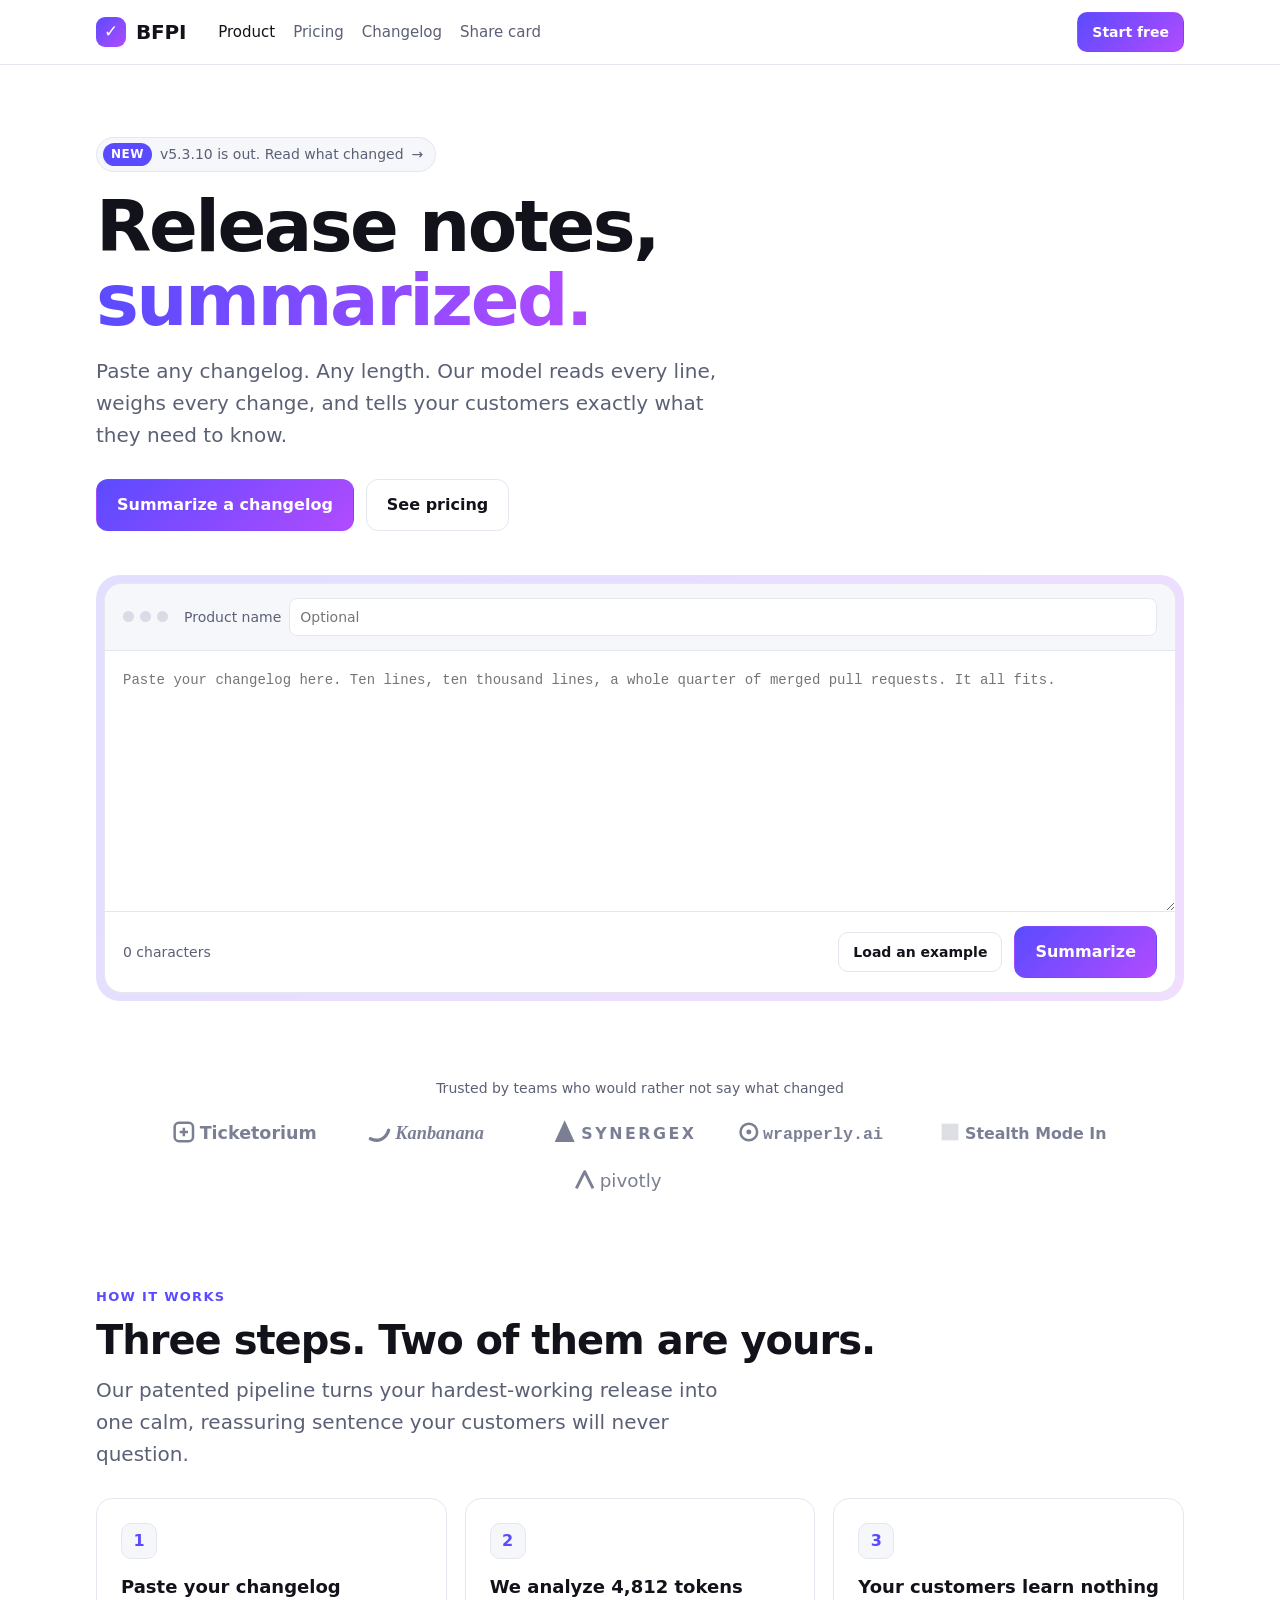
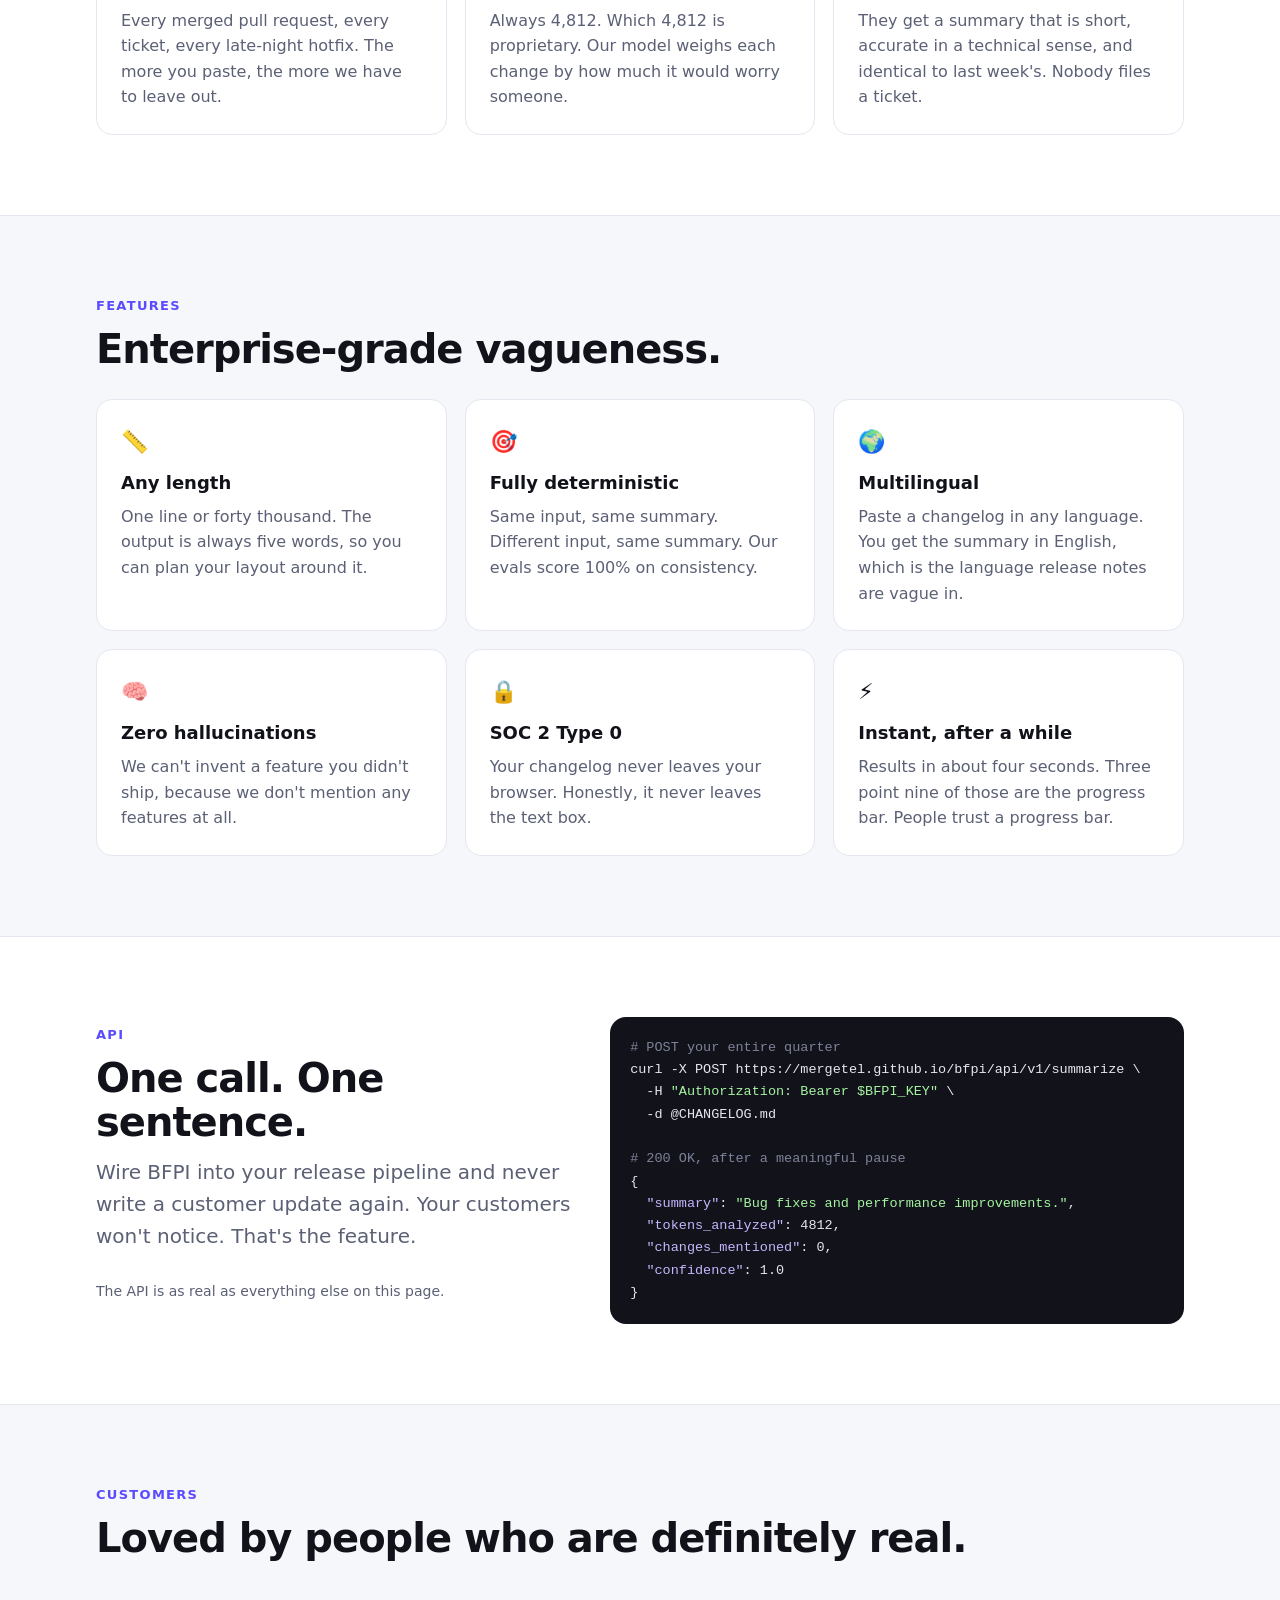
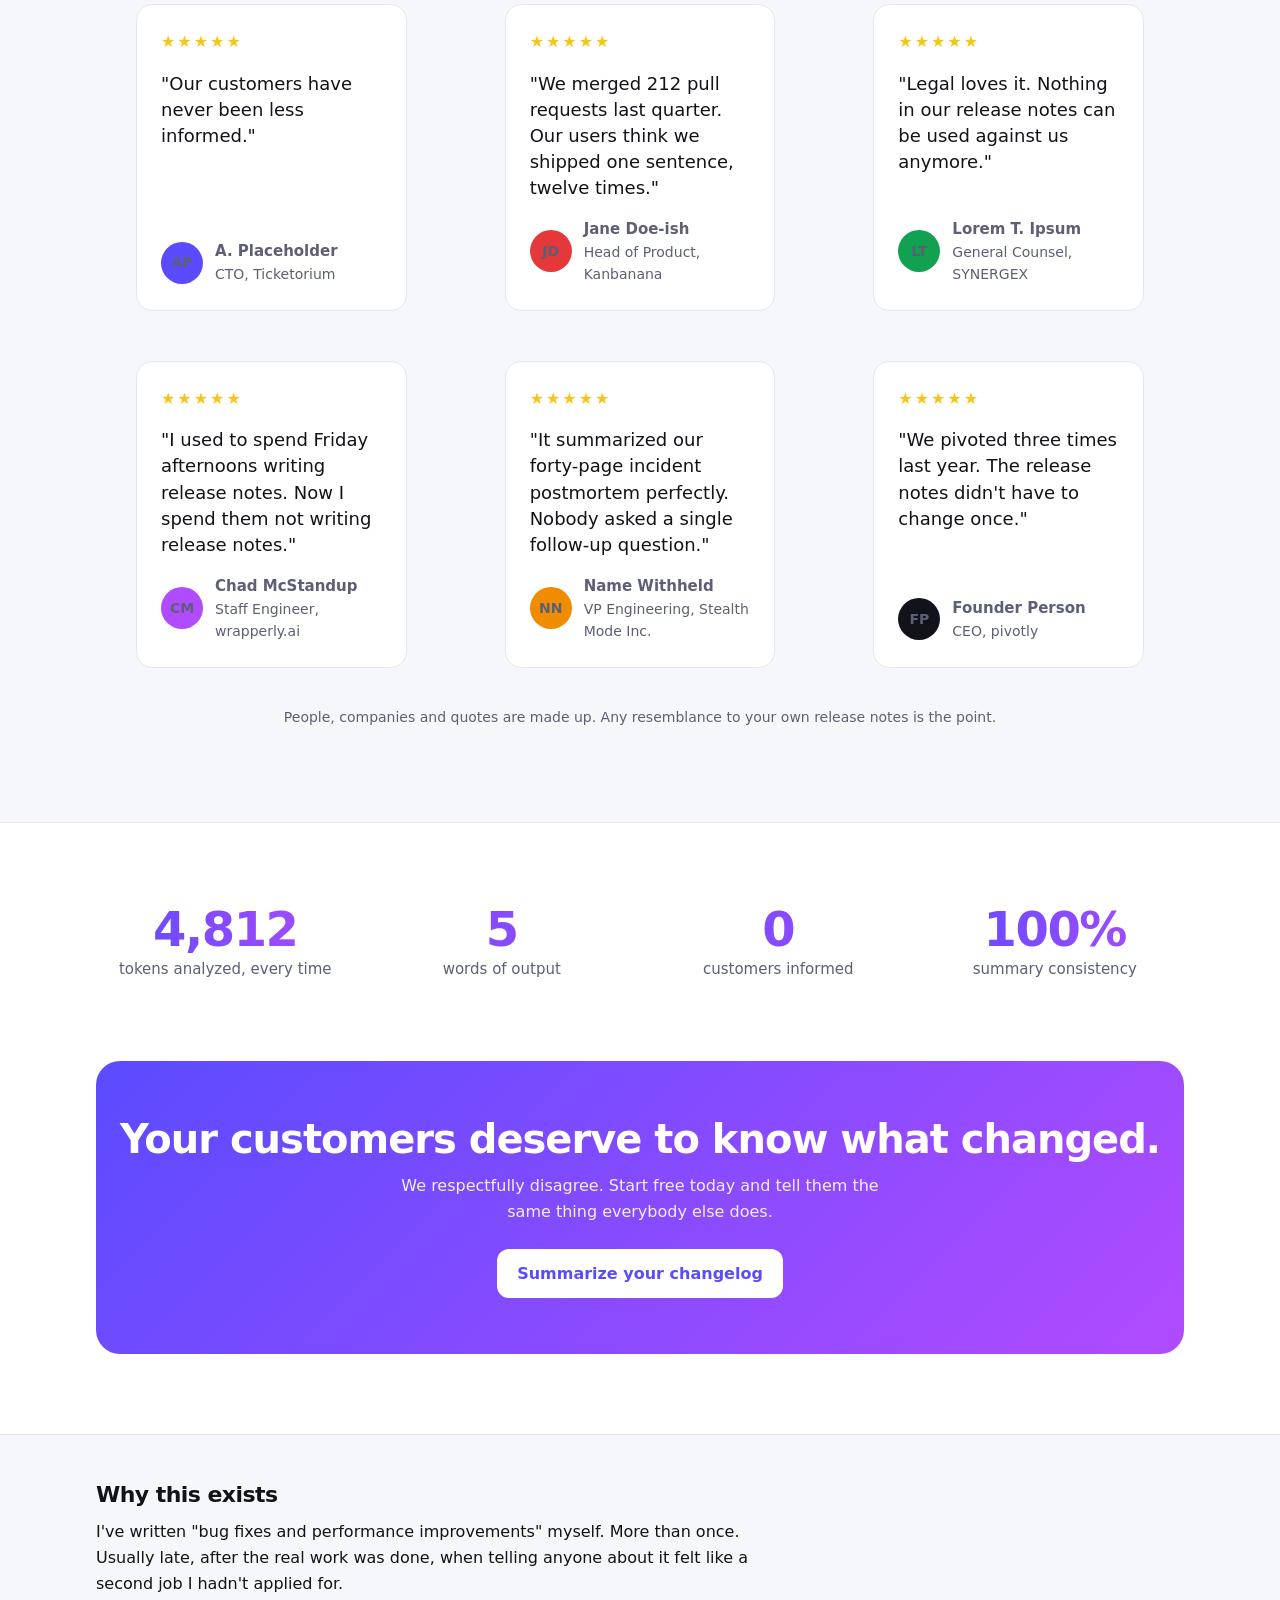
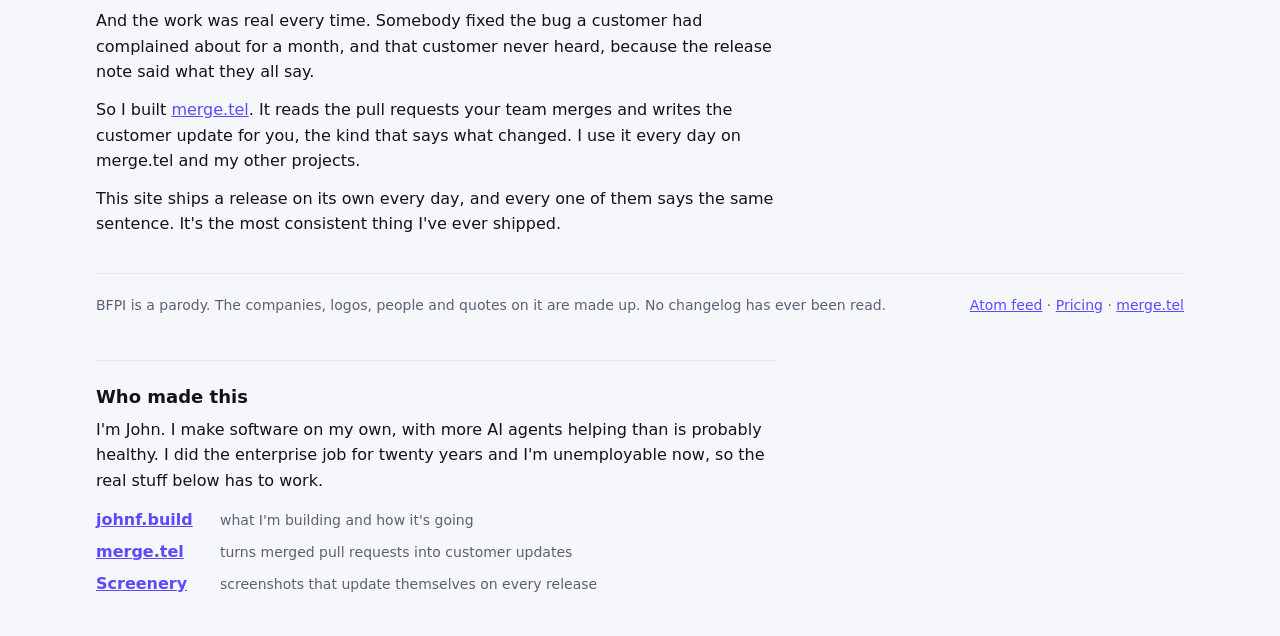
<file: index.html>
<!doctype html>
<html lang="en">
<head>
<meta charset="utf-8">
<meta name="viewport" content="width=device-width, initial-scale=1">
<title>BFPI · Release notes, summarized</title>
<meta name="description" content="Paste any changelog of any length. BFPI's model analyzes 4,812 tokens and tells your customers exactly what changed: bug fixes and performance improvements. A parody.">
<link rel="alternate" type="application/atom+xml" title="BFPI changelog" href="changelog.xml">
<link rel="stylesheet" href="assets/site.css">
<style>
  .hero { padding: 72px 0 40px; }
  .hero-grid { display: grid; grid-template-columns: 1fr; gap: 8px; }
  .hero .ctas { display: flex; flex-wrap: wrap; gap: 12px; }

  /* The summarizer */
  .tool { margin-top: 44px; padding: 8px; border-radius: 24px; background: linear-gradient(135deg, rgba(91,75,255,.18), rgba(177,75,255,.18)); }
  .tool-inner { background: #fff; border-radius: 18px; border: 1px solid var(--line); overflow: hidden; }
  .tool-head { display: flex; flex-wrap: wrap; align-items: center; gap: 10px 16px; padding: 14px 18px; border-bottom: 1px solid var(--line); background: var(--soft); }
  .dots { display: flex; gap: 6px; }
  .dots i { width: 11px; height: 11px; border-radius: 50%; background: #d9dbe5; }
  .tool-head label { display: flex; align-items: center; gap: 8px; color: var(--muted); font-size: 14px; flex: 1 1 260px; }
  .tool-head input { flex: 1; min-width: 0; padding: 7px 10px; border: 1px solid var(--line); border-radius: 8px; font: inherit; font-size: 14px; background: #fff; }
  textarea { display: block; width: 100%; min-height: 260px; padding: 18px; border: 0; resize: vertical; font: 14px/1.6 ui-monospace, SFMono-Regular, Menlo, Consolas, monospace; color: var(--text); outline: none; }
  .tool-foot { display: flex; flex-wrap: wrap; align-items: center; gap: 12px; padding: 14px 18px; border-top: 1px solid var(--line); }
  .tool-foot .count { color: var(--muted); font-size: 14px; margin-right: auto; }

  .run { display: none; padding: 28px 22px 30px; border-top: 1px solid var(--line); }
  .run.on { display: block; }
  .run-top { display: flex; justify-content: space-between; gap: 12px; font-weight: 700; }
  .run-top span:last-child { font-variant-numeric: tabular-nums; color: var(--brand); }
  .bar { height: 12px; margin: 12px 0 14px; border-radius: 999px; background: var(--soft); border: 1px solid var(--line); overflow: hidden; }
  .bar i { display: block; height: 100%; width: 0; background: linear-gradient(90deg, var(--brand), var(--brand-2)); border-radius: 999px; }
  .stages { margin: 0; padding: 0; list-style: none; display: grid; gap: 4px; font-size: 14px; color: var(--muted); }
  .stages li::before { content: '○'; display: inline-block; width: 22px; color: #b9bccb; }
  .stages li.doing { color: var(--text); font-weight: 600; }
  .stages li.doing::before { content: '◌'; color: var(--brand); animation: spin 1s linear infinite; }
  .stages li.done::before { content: '✓'; color: var(--ok); }
  @keyframes spin { to { transform: rotate(360deg); } }

  .result { display: none; padding: 30px 22px; border-top: 1px solid var(--line); background: linear-gradient(180deg, #fbfaff, #fff); }
  .result.on { display: block; animation: rise .5s ease both; }
  @keyframes rise { from { opacity: 0; transform: translateY(8px); } to { opacity: 1; transform: none; } }
  .result .label { margin: 0 0 8px; color: var(--muted); font-size: 13px; font-weight: 700; letter-spacing: .08em; text-transform: uppercase; }
  .result .summary { margin: 0 0 18px; font-size: clamp(24px, 4vw, 38px); font-weight: 800; line-height: 1.2; letter-spacing: -.02em; }
  .meta { display: grid; grid-template-columns: repeat(4, 1fr); gap: 10px; margin: 0 0 20px; }
  .meta div { padding: 12px 14px; border: 1px solid var(--line); border-radius: 12px; background: #fff; }
  .meta dt { color: var(--muted); font-size: 12px; font-weight: 700; letter-spacing: .06em; text-transform: uppercase; }
  .meta dd { margin: 2px 0 0; font-weight: 700; font-variant-numeric: tabular-nums; }
  .result .actions { display: flex; flex-wrap: wrap; gap: 10px; }

  /* Logos */
  .logos { padding: 36px 0 12px; }
  .logos p { margin: 0 0 18px; color: var(--muted); font-size: 14px; text-align: center; }
  .logo-row { display: flex; flex-wrap: wrap; justify-content: center; align-items: center; gap: 18px 44px; color: #7b7f93; }
  .logo-row svg { height: 30px; width: auto; }

  /* Steps, features */
  .step .n { display: grid; place-items: center; width: 36px; height: 36px; margin-bottom: 14px; border-radius: 10px; background: var(--soft); border: 1px solid var(--line); font-weight: 800; color: var(--brand); }
  .feat .ico { font-size: 22px; margin-bottom: 10px; }
  .feat p, .step p { margin: 0; color: var(--muted); }

  /* API */
  .api { display: grid; grid-template-columns: 1fr 1.2fr; gap: 36px; align-items: center; }
  pre.code { margin: 0; padding: 20px; border-radius: 16px; background: #12131a; color: #e6e7ee; font: 13.5px/1.65 ui-monospace, SFMono-Regular, Menlo, Consolas, monospace; overflow-x: auto; white-space: pre; }
  pre.code .c { color: #7d8299; }
  pre.code .s { color: #a5f3a1; }
  pre.code .k { color: #c4b5fd; }

  /* Testimonials */
  .quote { display: flex; flex-direction: column; gap: 16px; }
  .quote blockquote { margin: 0; font-size: 18px; line-height: 1.45; font-weight: 500; }
  .who { display: flex; align-items: center; gap: 12px; margin-top: auto; }
  .av { display: grid; place-items: center; flex: none; width: 42px; height: 42px; border-radius: 50%; color: #fff; font-weight: 800; font-size: 15px; }
  .who b { display: block; font-size: 15px; }
  .who span { color: var(--muted); font-size: 14px; }
  .stars { color: var(--warn); letter-spacing: 2px; }

  /* Stats */
  .stats { display: grid; grid-template-columns: repeat(4, 1fr); gap: 18px; text-align: center; }
  .stats b { display: block; font-size: clamp(30px, 5vw, 48px); letter-spacing: -.03em; line-height: 1.1; }
  .stats span { color: var(--muted); font-size: 15px; }

  .cta { padding: 56px 24px; border-radius: 24px; text-align: center; color: #fff; background: linear-gradient(135deg, var(--brand), var(--brand-2)); }
  .cta h2 { color: #fff; }
  .cta p { margin: 0 auto 24px; max-width: 520px; opacity: .9; }
  .cta .btn { background: #fff; color: var(--brand); border: 0; }

  @media (max-width: 860px) {
    .hero { padding-top: 44px; }
    .api { grid-template-columns: 1fr; }
    .meta { grid-template-columns: repeat(2, 1fr); }
    .stats { grid-template-columns: repeat(2, 1fr); }
    .logo-row { gap: 16px 28px; }
    .logo-row svg { height: 24px; }
  }
</style>
</head>
<body>
<header id="nav"></header>

<main>
  <section class="hero">
    <div class="wrap">
      <a class="eyebrow" href="changelog/" id="latest"><b>NEW</b> <span>See what shipped this week</span> →</a>
      <h1>Release notes,<br><span class="grad">summarized.</span></h1>
      <p class="lede">Paste any changelog. Any length. Our model reads every line, weighs every change, and tells your customers exactly what they need to know.</p>
      <div class="ctas">
        <a class="btn btn-primary" href="#try">Summarize a changelog</a>
        <a class="btn" href="pricing/">See pricing</a>
      </div>

      <div class="tool" id="try">
        <div class="tool-inner">
          <div class="tool-head">
            <span class="dots" aria-hidden="true"><i></i><i></i><i></i></span>
            <label for="product">Product name <input id="product" maxlength="32" placeholder="Optional" autocomplete="off" spellcheck="false"></label>
          </div>
          <label for="log" class="sr">Your changelog</label>
          <textarea id="log" spellcheck="false" placeholder="Paste your changelog here. Ten lines, ten thousand lines, a whole quarter of merged pull requests. It all fits."></textarea>
          <div class="tool-foot">
            <span class="count" id="count">0 characters</span>
            <button class="btn btn-sm" id="example" type="button">Load an example</button>
            <button class="btn btn-primary" id="go" type="button">Summarize</button>
          </div>
          <div class="run" id="run" aria-live="polite">
            <div class="run-top"><span>Analyzing 4,812 tokens</span><span id="tok">0 / 4,812</span></div>
            <div class="bar" role="progressbar" aria-label="Summarizing" aria-valuemin="0" aria-valuemax="100" aria-valuenow="0" id="bar"><i></i></div>
            <ol class="stages" id="stages"></ol>
          </div>
          <div class="result" id="result" aria-live="polite">
            <p class="label">Summary for <span id="for">your product</span></p>
            <p class="summary" id="summary"></p>
            <dl class="meta">
              <div><dt>Input</dt><dd id="m-in">0 words</dd></div>
              <div><dt>Output</dt><dd>5 words</dd></div>
              <div><dt>Compression</dt><dd id="m-ratio">∞ : 1</dd></div>
              <div><dt>Information kept</dt><dd>0%</dd></div>
            </dl>
            <div class="actions">
              <button class="btn btn-primary" id="copy" type="button">Copy summary</button>
              <a class="btn" id="tocard" href="card/">Make the share card</a>
              <button class="btn" id="again" type="button">Summarize again</button>
            </div>
          </div>
        </div>
      </div>
    </div>
  </section>

  <section class="logos" aria-label="Customers">
    <div class="wrap">
      <p>Trusted by teams who would rather not say what changed</p>
      <div class="logo-row">
        <svg viewBox="0 0 180 36" role="img" aria-label="Ticketorium"><rect x="2" y="7" width="22" height="22" rx="5" fill="none" stroke="currentColor" stroke-width="3"/><path d="M8 18h10M13 13v10" stroke="currentColor" stroke-width="3"/><text x="32" y="26" font-family="system-ui, sans-serif" font-size="21" font-weight="800" fill="currentColor">Ticketorium</text></svg>
        <svg viewBox="0 0 170 36" role="img" aria-label="Kanbanana"><path d="M4 26c8 4 18 2 22-10" fill="none" stroke="currentColor" stroke-width="4" stroke-linecap="round"/><text x="34" y="26" font-family="Georgia, serif" font-size="22" font-style="italic" font-weight="700" fill="currentColor">Kanbanana</text></svg>
        <svg viewBox="0 0 170 36" role="img" aria-label="SYNERGEX"><polygon points="14,4 26,30 2,30" fill="currentColor"/><text x="34" y="26" font-family="system-ui, sans-serif" font-size="19" font-weight="900" letter-spacing="3" fill="currentColor">SYNERGEX</text></svg>
        <svg viewBox="0 0 190 36" role="img" aria-label="wrapperly.ai"><circle cx="13" cy="18" r="10" fill="none" stroke="currentColor" stroke-width="3"/><circle cx="13" cy="18" r="3" fill="currentColor"/><text x="30" y="26" font-family="ui-monospace, monospace" font-size="20" font-weight="700" fill="currentColor">wrapperly.ai</text></svg>
        <svg viewBox="0 0 200 36" role="img" aria-label="Stealth Mode Inc."><rect x="2" y="8" width="20" height="20" fill="currentColor" opacity=".25"/><text x="30" y="26" font-family="system-ui, sans-serif" font-size="19" font-weight="600" fill="currentColor">Stealth Mode Inc.</text></svg>
        <svg viewBox="0 0 160 36" role="img" aria-label="pivotly"><path d="M4 28 L14 8 L24 28" fill="none" stroke="currentColor" stroke-width="3.5" stroke-linejoin="round"/><text x="32" y="26" font-family="system-ui, sans-serif" font-size="22" font-weight="300" fill="currentColor">pivotly</text></svg>
      </div>
    </div>
  </section>

  <section class="block">
    <div class="wrap">
      <p class="kicker">How it works</p>
      <h2>Three steps. Two of them are yours.</h2>
      <p class="lede">Our patented pipeline turns your hardest-working release into one calm, reassuring sentence your customers will never question.</p>
      <div class="grid g3">
        <div class="card step"><div class="n">1</div><h3>Paste your changelog</h3><p>Every merged pull request, every ticket, every late-night hotfix. The more you paste, the more we have to leave out.</p></div>
        <div class="card step"><div class="n">2</div><h3>We analyze 4,812 tokens</h3><p>Always 4,812. Which 4,812 is proprietary. Our model weighs each change by how much it would worry someone.</p></div>
        <div class="card step"><div class="n">3</div><h3>Your customers learn nothing</h3><p>They get a summary that is short, accurate in a technical sense, and identical to last week's. Nobody files a ticket.</p></div>
      </div>
    </div>
  </section>

  <section class="block soft">
    <div class="wrap">
      <p class="kicker">Features</p>
      <h2>Enterprise-grade vagueness.</h2>
      <div class="grid g3" style="margin-top:28px">
        <div class="card feat"><div class="ico">📏</div><h3>Any length</h3><p>One line or forty thousand. The output is always five words, so you can plan your layout around it.</p></div>
        <div class="card feat"><div class="ico">🎯</div><h3>Fully deterministic</h3><p>Same input, same summary. Different input, same summary. Our evals score 100% on consistency.</p></div>
        <div class="card feat"><div class="ico">🌍</div><h3>Multilingual</h3><p>Paste a changelog in any language. You get the summary in English, which is the language release notes are vague in.</p></div>
        <div class="card feat"><div class="ico">🧠</div><h3>Zero hallucinations</h3><p>We can't invent a feature you didn't ship, because we don't mention any features at all.</p></div>
        <div class="card feat"><div class="ico">🔒</div><h3>SOC 2 Type 0</h3><p>Your changelog never leaves your browser. Honestly, it never leaves the text box.</p></div>
        <div class="card feat"><div class="ico">⚡</div><h3>Instant, after a while</h3><p>Results in about four seconds. Three point nine of those are the progress bar. People trust a progress bar.</p></div>
      </div>
    </div>
  </section>

  <section class="block">
    <div class="wrap api">
      <div>
        <p class="kicker">API</p>
        <h2>One call. One sentence.</h2>
        <p class="lede">Wire BFPI into your release pipeline and never write a customer update again. Your customers won't notice. That's the feature.</p>
        <p class="fine">The API is as real as everything else on this page.</p>
      </div>
<pre class="code" id="api"><span class="c"># POST your entire quarter</span>
curl -X POST https://<span data-site>mergetel.github.io/bfpi</span>/api/v1/summarize \
  -H <span class="s">"Authorization: Bearer $BFPI_KEY"</span> \
  -d @CHANGELOG.md

<span class="c"># 200 OK, after a meaningful pause</span>
{
  <span class="k">"summary"</span>: <span class="s">"Bug fixes and performance improvements."</span>,
  <span class="k">"tokens_analyzed"</span>: 4812,
  <span class="k">"changes_mentioned"</span>: 0,
  <span class="k">"confidence"</span>: 1.0
}</pre>
    </div>
  </section>

  <section class="block soft">
    <div class="wrap">
      <p class="kicker">Customers</p>
      <h2>Loved by people who are definitely real.</h2>
      <div class="grid g3" style="margin-top:28px">
        <figure class="card quote"><span class="stars" aria-label="5 stars">★★★★★</span><blockquote>"Our customers have never been less informed."</blockquote><figcaption class="who"><span class="av" style="background:#5b4bff">AP</span><span><b>A. Placeholder</b><span>CTO, Ticketorium</span></span></figcaption></figure>
        <figure class="card quote"><span class="stars" aria-label="5 stars">★★★★★</span><blockquote>"We merged 212 pull requests last quarter. Our users think we shipped one sentence, twelve times."</blockquote><figcaption class="who"><span class="av" style="background:#e5383b">JD</span><span><b>Jane Doe-ish</b><span>Head of Product, Kanbanana</span></span></figcaption></figure>
        <figure class="card quote"><span class="stars" aria-label="5 stars">★★★★★</span><blockquote>"Legal loves it. Nothing in our release notes can be used against us anymore."</blockquote><figcaption class="who"><span class="av" style="background:#12a150">LT</span><span><b>Lorem T. Ipsum</b><span>General Counsel, SYNERGEX</span></span></figcaption></figure>
        <figure class="card quote"><span class="stars" aria-label="5 stars">★★★★★</span><blockquote>"I used to spend Friday afternoons writing release notes. Now I spend them not writing release notes."</blockquote><figcaption class="who"><span class="av" style="background:#b14bff">CM</span><span><b>Chad McStandup</b><span>Staff Engineer, wrapperly.ai</span></span></figcaption></figure>
        <figure class="card quote"><span class="stars" aria-label="5 stars">★★★★★</span><blockquote>"It summarized our forty-page incident postmortem perfectly. Nobody asked a single follow-up question."</blockquote><figcaption class="who"><span class="av" style="background:#f08c00">NN</span><span><b>Name Withheld</b><span>VP Engineering, Stealth Mode Inc.</span></span></figcaption></figure>
        <figure class="card quote"><span class="stars" aria-label="5 stars">★★★★★</span><blockquote>"We pivoted three times last year. The release notes didn't have to change once."</blockquote><figcaption class="who"><span class="av" style="background:#12131a">FP</span><span><b>Founder Person</b><span>CEO, pivotly</span></span></figcaption></figure>
      </div>
      <p class="fine center" style="margin-top:22px">People, companies and quotes are made up. Any resemblance to your own release notes is the point.</p>
    </div>
  </section>

  <section class="block">
    <div class="wrap">
      <div class="stats">
        <div><b class="grad">4,812</b><span>tokens analyzed, every time</span></div>
        <div><b class="grad">5</b><span>words of output</span></div>
        <div><b class="grad">0</b><span>customers informed</span></div>
        <div><b class="grad">100%</b><span>summary consistency</span></div>
      </div>
    </div>
  </section>

  <section class="wrap" style="padding-bottom:40px">
    <div class="cta">
      <h2>Your customers deserve to know what changed.</h2>
      <p>We respectfully disagree. Start free today and tell them the same thing everybody else does.</p>
      <a class="btn" href="#try">Summarize your changelog</a>
    </div>
  </section>
</main>

<footer id="foot"></footer>

<script src="assets/site.js"></script>
<script>
(() => {
  const EXAMPLE = `## 3.14.0
### Added
- CSV export on the Reports page, including custom date ranges
- Bulk edit for tasks: select up to 500 and change owner, due date or status at once
- Saved filters you can share with your whole workspace
- Two-factor auth with hardware keys, not just authenticator apps
- Keyboard shortcut (G then R) to jump to Reports
- A "Duplicate project" button that copies tasks, labels and automations

### Changed
- Search is about 4x faster on workspaces with more than 10,000 projects
- The sidebar remembers which sections you collapsed
- Dark mode follows your system setting unless you pick one
- Automations no longer carry the "Beta" label
- Invites now expire after 14 days instead of never
- Free plan: project limit raised from 3 to 5

### Fixed
- The app crashed when a workspace name contained an emoji
- Due dates showed one day early for anyone west of UTC
- Comments posted from the mobile app sometimes appeared twice
- Webhooks retried forever on a 410 instead of giving up
- The billing page showed last month's invoice as unpaid
- Drag and drop between boards lost the task's attachments
- Password reset links stopped working after 10 minutes instead of 60
- Typing fast in the editor could drop the last character
- CSV import choked on files saved by a certain spreadsheet app
- The "Mark all as read" button marked nothing as read

### Removed
- The legacy v1 API, after 18 months of warnings
- The "Classic" theme nobody had used since last spring

### Security
- Patched an issue where a removed member could still see project names in search
- Session cookies are now SameSite=Lax by default

## 3.13.2
### Fixed
- Exports over 50 MB failed silently; they now email you a link
- The onboarding checklist reappeared for some long-time users
- Time zone picker listed one city twice`;

  const STAGES = [
    'Tokenizing your changelog',
    'Reading every line, carefully',
    'Finding what your customers care about',
    'Weighing each change by how worried it would make someone',
    'Removing specifics',
    'Removing the rest',
    'Compressing 4,812 tokens into five words',
  ];

  const $ = (id) => document.getElementById(id);
  const log = $('log'), product = $('product'), go = $('go');
  const run = $('run'), result = $('result'), bar = $('bar'), tok = $('tok'), stages = $('stages');

  const words = (s) => (s.trim().match(/\S+/g) || []).length;
  const fmt = (n) => n.toLocaleString('en-US');
  const reduce = matchMedia('(prefers-reduced-motion: reduce)').matches;

  function updateCount() {
    const c = log.value.length;
    $('count').textContent = `${fmt(c)} character${c === 1 ? '' : 's'}`;
  }

  log.addEventListener('input', updateCount);
  $('example').addEventListener('click', () => { log.value = EXAMPLE; updateCount(); log.scrollTop = 0; });

  function cardHref() {
    const p = new URLSearchParams();
    if (product.value.trim()) p.set('p', product.value.trim());
    return 'card/' + (p.toString() ? '#' + p.toString() : '');
  }

  let timer = null;
  function summarize() {
    if (timer) return;
    go.disabled = true;
    go.textContent = 'Summarizing…';
    result.classList.remove('on');
    run.classList.add('on');
    stages.innerHTML = STAGES.map((s) => `<li>${s}</li>`).join('');
    const items = [...stages.children];
    const total = reduce ? 1200 : 4400;
    const t0 = performance.now();
    const tick = (now) => {
      const t = Math.min(1, (now - t0) / total);
      // Fast start, a stall near the end. The stall is what makes it feel smart.
      const eased = t < 0.85 ? (1 - Math.pow(1 - t / 0.85, 2)) * 0.93 : 0.93 + (t - 0.85) / 0.15 * 0.07;
      bar.firstElementChild.style.width = (eased * 100).toFixed(1) + '%';
      bar.setAttribute('aria-valuenow', String(Math.round(eased * 100)));
      tok.textContent = `${fmt(Math.round(eased * 4812))} / 4,812`;
      const at = Math.min(items.length - 1, Math.floor(t * items.length));
      items.forEach((li, i) => { li.className = i < at ? 'done' : i === at ? 'doing' : ''; });
      if (t < 1) { timer = requestAnimationFrame(tick); return; }
      items.forEach((li) => { li.className = 'done'; });
      timer = null;
      finish();
    };
    timer = requestAnimationFrame(tick);
  }

  function finish() {
    const name = product.value.trim();
    const n = words(log.value);
    $('for').textContent = name || 'your product';
    $('summary').textContent = window.SENTENCE;
    $('m-in').textContent = n ? `${fmt(n)} word${n === 1 ? '' : 's'}` : 'nothing';
    $('m-ratio').textContent = n ? `${fmt(Math.max(1, Math.round(n / 5)))} : 1` : '0 : 5';
    $('tocard').href = cardHref();
    run.classList.remove('on');
    result.classList.add('on');
    go.disabled = false;
    go.textContent = 'Summarize';
    result.scrollIntoView({ behavior: reduce ? 'auto' : 'smooth', block: 'nearest' });
  }

  go.addEventListener('click', summarize);
  $('again').addEventListener('click', summarize);
  product.addEventListener('input', () => { $('tocard').href = cardHref(); });

  const copy = $('copy');
  copy.addEventListener('click', async () => {
    const before = copy.textContent;
    try {
      await navigator.clipboard.writeText(window.SENTENCE);
      copy.textContent = 'Copied';
    } catch (_err) {
      copy.textContent = "Couldn't copy, select it by hand";
    }
    setTimeout(() => { copy.textContent = before; }, 1800);
  });

  // The NEW pill names the latest release, from the same file the changelog reads.
  fetch('data/changelog.json')
    .then((r) => (r.ok ? r.json() : Promise.reject(new Error(r.status))))
    .then((d) => {
      const last = d.entries[d.entries.length - 1];
      if (last) $('latest').querySelector('span').textContent = `v${last.version} is out. Read what changed`;
    })
    .catch(() => {});
})();
</script>
</body>
</html>
</file>
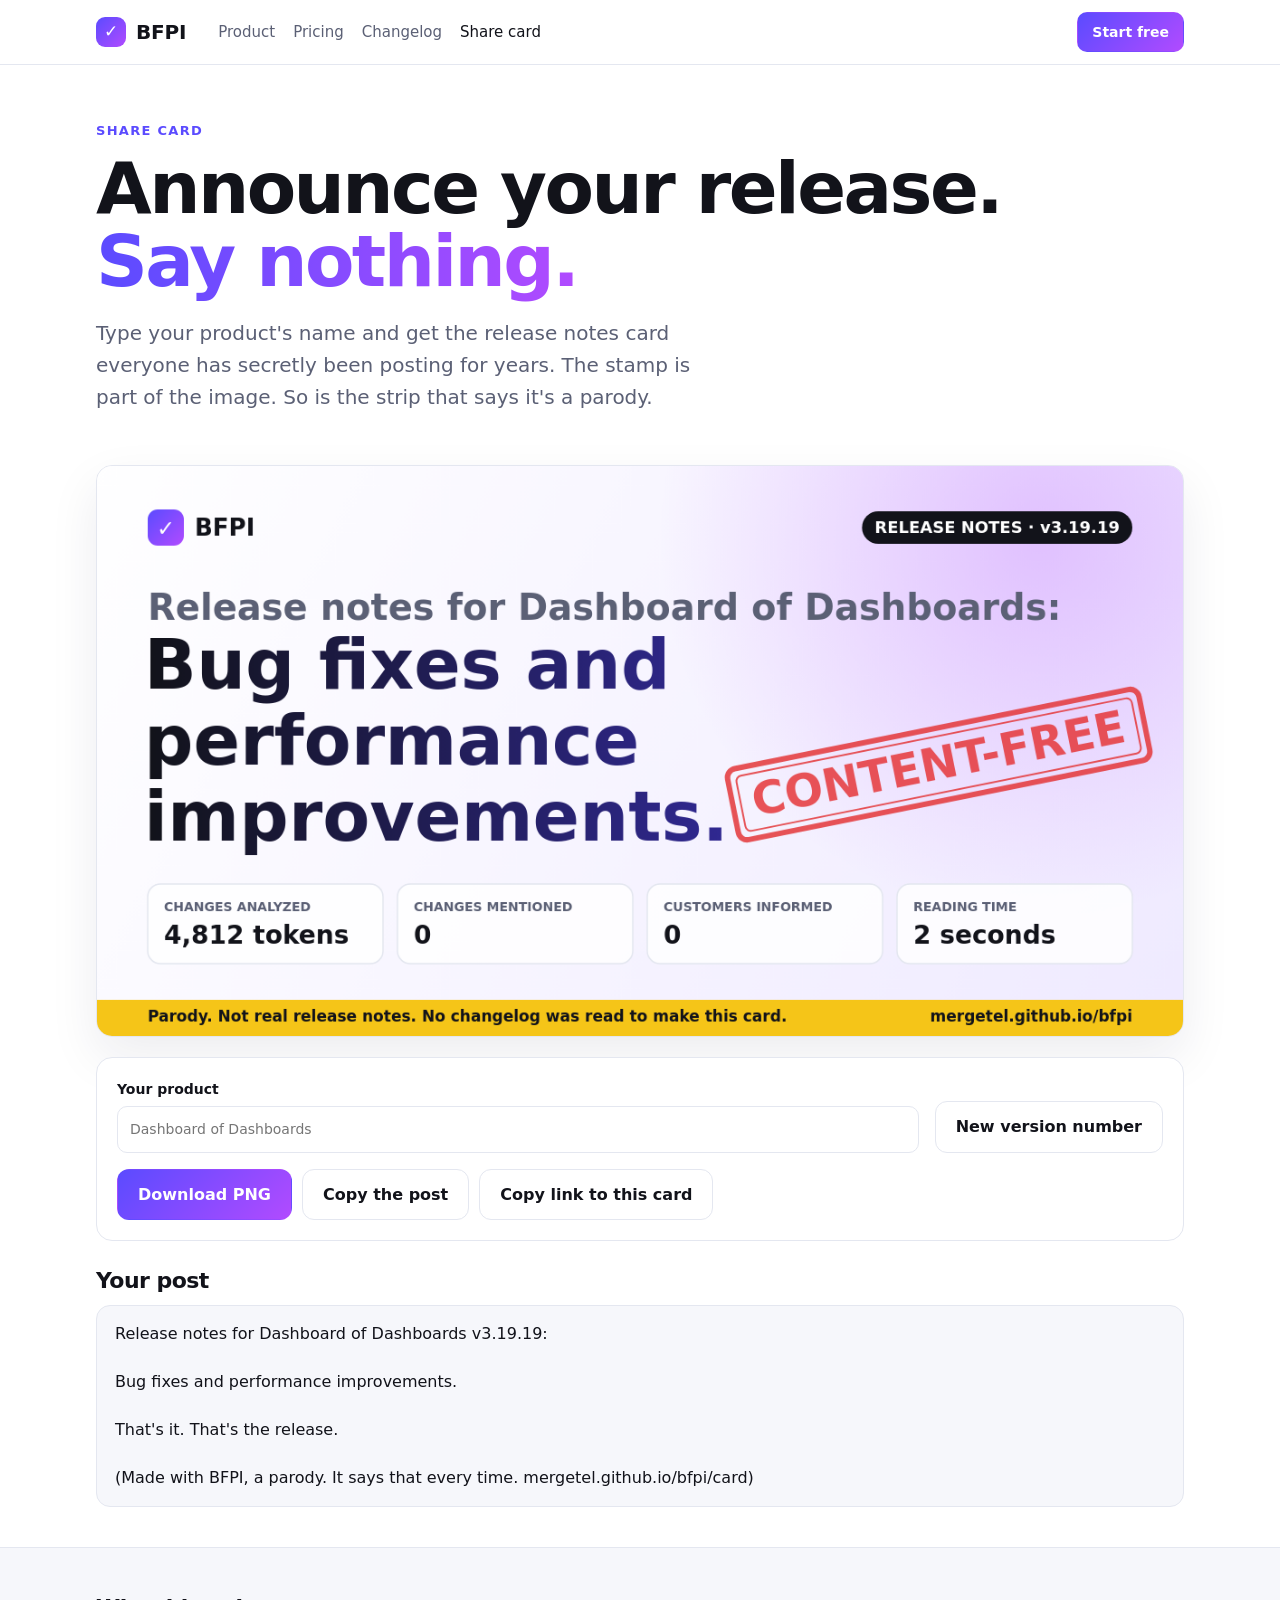
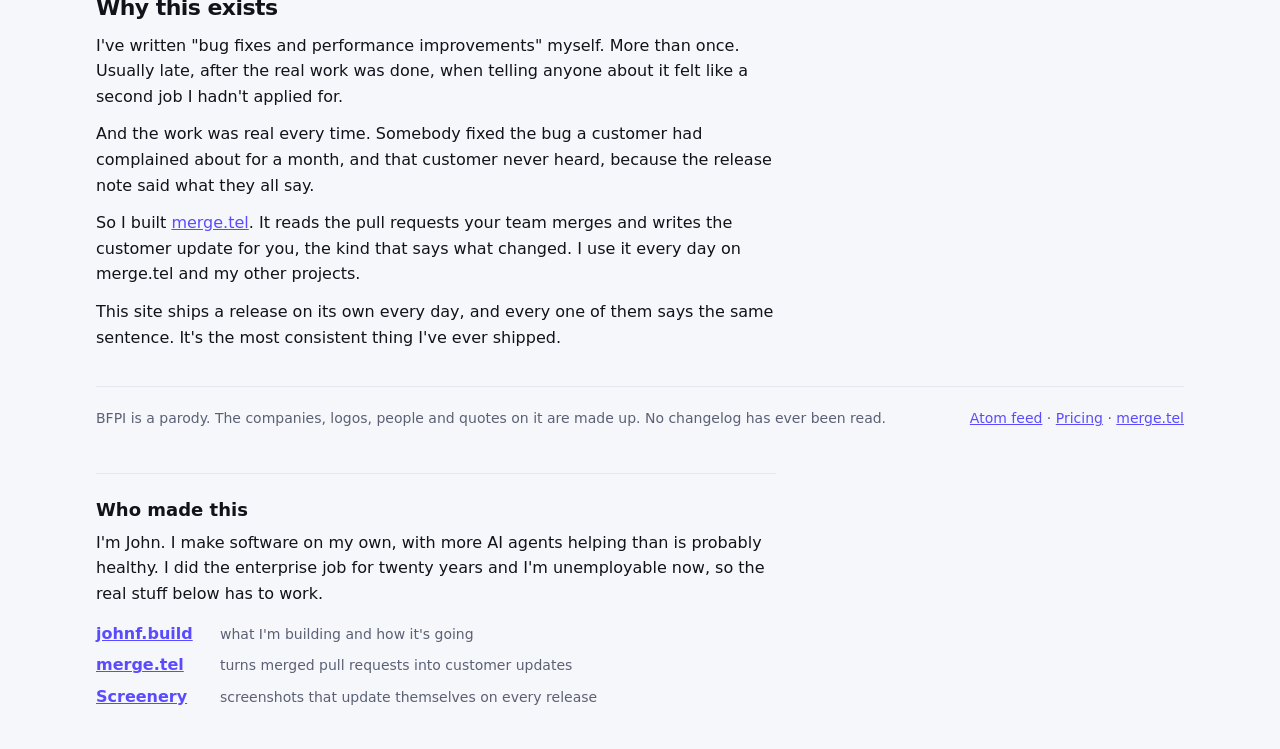
<file: card/index.html>
<!doctype html>
<html lang="en">
<head>
<meta charset="utf-8">
<meta name="viewport" content="width=device-width, initial-scale=1">
<title>Share card · BFPI</title>
<meta name="description" content="Make a share card of your product's release notes: Bug fixes and performance improvements. Stamped, because it's a joke.">
<link rel="alternate" type="application/atom+xml" title="BFPI changelog" href="../changelog.xml">
<link rel="stylesheet" href="../assets/site.css">
<style>
  .top { padding: 56px 0 24px; }
  .stage { border: 1px solid var(--line); border-radius: var(--radius); overflow: hidden; background: var(--soft); box-shadow: 0 20px 50px rgba(20,20,60,.08); }
  canvas { display: block; width: 100%; height: auto; }
  .controls { display: grid; grid-template-columns: 1fr auto; gap: 16px; align-items: end; margin: 20px 0 12px; padding: 20px; }
  .controls label { display: grid; gap: 6px; font-size: 14px; color: var(--muted); }
  .controls label b { color: var(--text); }
  .controls input { width: 100%; padding: 11px 12px; border: 1px solid var(--line); border-radius: 10px; font: inherit; }
  .buttons { grid-column: 1 / -1; display: flex; flex-wrap: wrap; gap: 10px; }
  pre.post { margin: 0; padding: 16px 18px; border: 1px solid var(--line); border-radius: 14px; background: var(--soft); white-space: pre-wrap; word-break: break-word; font: 16px/1.5 ui-sans-serif, system-ui, sans-serif; }
  @media (max-width: 860px) { .controls { grid-template-columns: 1fr; } .top { padding-top: 36px; } }
</style>
</head>
<body>
<header id="nav"></header>

<main class="wrap">
  <section class="top">
    <p class="kicker">Share card</p>
    <h1>Announce your release.<br><span class="grad">Say nothing.</span></h1>
    <p class="lede">Type your product's name and get the release notes card everyone has secretly been posting for years. The stamp is part of the image. So is the strip that says it's a parody.</p>
  </section>

  <section class="stage">
    <canvas id="card" width="1200" height="630" role="img" aria-label="A share card that says bug fixes and performance improvements"></canvas>
  </section>

  <section class="card controls" aria-label="Card settings">
    <label><b>Your product</b>
      <input type="text" id="name" maxlength="32" autocomplete="off" spellcheck="false">
    </label>
    <button class="btn" id="reroll" type="button">New version number</button>
    <div class="buttons">
      <button class="btn btn-primary" id="download" type="button">Download PNG</button>
      <button class="btn" id="copy" type="button">Copy the post</button>
      <button class="btn" id="link" type="button">Copy link to this card</button>
    </div>
  </section>

  <section style="margin-top:28px">
    <h2 style="font-size:22px">Your post</h2>
    <pre class="post" id="post"></pre>
  </section>
</main>

<footer id="foot"></footer>

<script src="../assets/site.js"></script>
<script>
(() => {
  const SITE = window.SITE;
  const W = 1200, H = 630;
  const FONT = 'ui-sans-serif, system-ui, -apple-system, "Segoe UI", Roboto, "DejaVu Sans", sans-serif';

  const NAMES = ['Ticketorium', 'Kanbanana', 'wrapperly.ai', 'pivotly', 'SYNERGEX Cloud', 'Dashboard of Dashboards'];
  const STAMPS = ['SAID NOTHING', 'CONTENT-FREE', 'ZERO DETAILS', 'NOT A CHANGELOG'];
  const STATS = [
    ['Changes analyzed', '4,812 tokens'],
    ['Changes mentioned', '0'],
    ['Customers informed', '0'],
    ['Reading time', '2 seconds'],
  ];

  // Seeded PRNG so a URL always rebuilds the same card.
  function mulberry32(a) {
    return function () {
      a |= 0; a = (a + 0x6D2B79F5) | 0;
      let t = Math.imul(a ^ (a >>> 15), 1 | a);
      t = (t + Math.imul(t ^ (t >>> 7), 61 | t)) ^ t;
      return ((t ^ (t >>> 14)) >>> 0) / 4294967296;
    };
  }
  const randomSeed = () => Math.floor(Math.random() * 4294967296) >>> 0;

  function readState() {
    const p = new URLSearchParams(location.hash.slice(1));
    const seed = Number(p.get('s'));
    return {
      seed: p.has('s') && Number.isFinite(seed) ? seed >>> 0 : randomSeed(),
      n: (p.get('p') || '').slice(0, 32),
    };
  }
  function writeState(s) {
    const p = new URLSearchParams({ s: String(s.seed) });
    if (s.n) p.set('p', s.n);
    history.replaceState(null, '', '#' + p.toString());
  }

  // Everything random is drawn here, in a fixed order, so typing a name
  // never changes the version number.
  function makeUp(s) {
    const rnd = mulberry32(s.seed);
    const pick = (list) => list[Math.floor(rnd() * list.length)];
    const version = `${1 + Math.floor(rnd() * 12)}.${Math.floor(rnd() * 99)}.${Math.floor(rnd() * 31)}`;
    const stamp = pick(STAMPS);
    const tilt = -(6 + rnd() * 8);
    const fallback = pick(NAMES);
    return { version, stamp, tilt, name: s.n.trim() || fallback };
  }

  function rr(ctx, x, y, w, h, r) {
    ctx.beginPath();
    ctx.moveTo(x + r, y);
    ctx.arcTo(x + w, y, x + w, y + h, r);
    ctx.arcTo(x + w, y + h, x, y + h, r);
    ctx.arcTo(x, y + h, x, y, r);
    ctx.arcTo(x, y, x + w, y, r);
    ctx.closePath();
  }

  function wrap(ctx, text, maxW) {
    const out = [];
    let line = '';
    text.split(' ').forEach((word) => {
      const next = line ? line + ' ' + word : word;
      if (ctx.measureText(next).width > maxW && line) { out.push(line); line = word; }
      else line = next;
    });
    if (line) out.push(line);
    return out;
  }

  function draw(ctx, m) {
    ctx.clearRect(0, 0, W, H);
    ctx.textBaseline = 'alphabetic';
    ctx.textAlign = 'left';

    const bg = ctx.createLinearGradient(0, 0, W, H);
    bg.addColorStop(0, '#ffffff');
    bg.addColorStop(1, '#efeaff');
    ctx.fillStyle = bg;
    ctx.fillRect(0, 0, W, H);

    // Soft blob, top right, for the startup look.
    const blob = ctx.createRadialGradient(1040, 80, 10, 1040, 80, 420);
    blob.addColorStop(0, 'rgba(177,75,255,0.28)');
    blob.addColorStop(1, 'rgba(177,75,255,0)');
    ctx.fillStyle = blob;
    ctx.fillRect(0, 0, W, H);

    // Header: logo mark, brand, version pill.
    const grad = ctx.createLinearGradient(56, 48, 96, 88);
    grad.addColorStop(0, '#5b4bff');
    grad.addColorStop(1, '#b14bff');
    rr(ctx, 56, 48, 40, 40, 11);
    ctx.fillStyle = grad;
    ctx.fill();
    ctx.fillStyle = '#ffffff';
    ctx.font = `800 24px ${FONT}`;
    ctx.textAlign = 'center';
    ctx.fillText('✓', 76, 77);
    ctx.textAlign = 'left';
    ctx.fillStyle = '#12131a';
    ctx.font = `800 26px ${FONT}`;
    ctx.fillText('BFPI', 108, 77);

    ctx.font = `700 18px ${FONT}`;
    const pill = `RELEASE NOTES · v${m.version}`;
    const pw = ctx.measureText(pill).width + 28;
    rr(ctx, W - 56 - pw, 50, pw, 36, 18);
    ctx.fillStyle = '#12131a';
    ctx.fill();
    ctx.fillStyle = '#ffffff';
    ctx.fillText(pill, W - 56 - pw + 14, 74);

    // "Release notes for X:"
    ctx.fillStyle = '#5b6075';
    let size = 40;
    const lead = `Release notes for ${m.name}:`;
    ctx.font = `600 ${size}px ${FONT}`;
    while (size > 26 && ctx.measureText(lead).width > W - 112) { size -= 2; ctx.font = `600 ${size}px ${FONT}`; }
    ctx.fillText(lead, 56, 170);

    // The sentence.
    const big = ctx.createLinearGradient(56, 0, 900, 0);
    big.addColorStop(0, '#12131a');
    big.addColorStop(1, '#3a2fb8');
    ctx.fillStyle = big;
    ctx.font = `800 76px ${FONT}`;
    const lines = wrap(ctx, window.SENTENCE, W - 112);
    lines.forEach((l, i) => ctx.fillText(l, 52, 246 + i * 84));

    // Stat tiles.
    const gap = 16, tx = 56, ty = 462, th = 88;
    const tw = (W - 112 - gap * 3) / 4;
    STATS.forEach(([label, value], i) => {
      const x = tx + i * (tw + gap);
      rr(ctx, x, ty, tw, th, 14);
      ctx.fillStyle = 'rgba(255,255,255,0.85)';
      ctx.fill();
      ctx.strokeStyle = '#e4e7f0';
      ctx.lineWidth = 1.5;
      ctx.stroke();
      ctx.fillStyle = '#5b6075';
      ctx.font = `700 14px ${FONT}`;
      ctx.fillText(label.toUpperCase(), x + 18, ty + 30);
      ctx.fillStyle = '#12131a';
      ctx.font = `800 28px ${FONT}`;
      ctx.fillText(value, x + 18, ty + 66);
    });

    // The stamp. It sits over the sentence, on purpose.
    ctx.save();
    ctx.translate(930, 330);
    ctx.rotate((m.tilt * Math.PI) / 180);
    ctx.font = `900 50px ${FONT}`;
    const sw = ctx.measureText(m.stamp).width + 44;
    ctx.globalAlpha = 0.86;
    ctx.strokeStyle = '#e5383b';
    ctx.lineWidth = 6;
    rr(ctx, -sw / 2, -40, sw, 80, 10);
    ctx.stroke();
    ctx.lineWidth = 2;
    rr(ctx, -sw / 2 + 9, -31, sw - 18, 62, 6);
    ctx.stroke();
    ctx.fillStyle = '#e5383b';
    ctx.textAlign = 'center';
    ctx.textBaseline = 'middle';
    ctx.fillText(m.stamp, 0, 3);
    ctx.restore();

    // Footer strip, baked into the PNG.
    ctx.fillStyle = '#f5c518';
    ctx.fillRect(0, H - 40, W, 40);
    ctx.fillStyle = '#12131a';
    ctx.font = `700 17px ${FONT}`;
    ctx.textBaseline = 'middle';
    ctx.fillText('Parody. Not real release notes. No changelog was read to make this card.', 56, H - 20);
    ctx.textAlign = 'right';
    ctx.fillText(SITE, W - 56, H - 20);
    ctx.textAlign = 'left';
    ctx.textBaseline = 'alphabetic';
  }

  const post = (m) =>
    `Release notes for ${m.name} v${m.version}:\n\n${window.SENTENCE}\n\nThat's it. That's the release.\n\n(Made with BFPI, a parody. It says that every time. ${SITE}/card)`;

  const canvas = document.getElementById('card');
  const ctx = canvas.getContext('2d');
  const nameEl = document.getElementById('name');
  const postEl = document.getElementById('post');

  let state = readState();
  nameEl.value = state.n;

  function render() {
    const m = makeUp(state);
    nameEl.placeholder = m.name;
    draw(ctx, m);
    postEl.textContent = post(m);
    canvas.setAttribute('aria-label',
      `A parody release notes card for ${m.name} v${m.version}: ${window.SENTENCE} Stamped ${m.stamp}.`);
    writeState(state);
  }

  window.addEventListener('hashchange', () => { state = readState(); nameEl.value = state.n; render(); });
  nameEl.addEventListener('input', () => { state.n = nameEl.value.slice(0, 32); render(); });
  document.getElementById('reroll').addEventListener('click', () => { state.seed = randomSeed(); render(); });

  document.getElementById('download').addEventListener('click', () => {
    const m = makeUp(state);
    const slug = m.name.toLowerCase().replace(/[^a-z0-9]+/g, '-').replace(/^-|-$/g, '') || 'release';
    canvas.toBlob((blob) => {
      if (!blob) return;
      const a = document.createElement('a');
      a.href = URL.createObjectURL(blob);
      a.download = `release-notes-${slug}-v${m.version}.png`;
      a.click();
      setTimeout(() => URL.revokeObjectURL(a.href), 1000);
    }, 'image/png');
  });

  async function copyText(btn, text) {
    const before = btn.textContent;
    try {
      await navigator.clipboard.writeText(text);
      btn.textContent = 'Copied';
    } catch (_err) {
      btn.textContent = "Couldn't copy, select it by hand";
    }
    setTimeout(() => { btn.textContent = before; }, 1800);
  }
  document.getElementById('copy').addEventListener('click', (e) => copyText(e.currentTarget, postEl.textContent));
  document.getElementById('link').addEventListener('click', (e) => copyText(e.currentTarget, location.href));

  // Fonts can land after the first paint, so draw again once they have.
  render();
  if (document.fonts && document.fonts.ready) document.fonts.ready.then(render);
})();
</script>
</body>
</html>
</file>
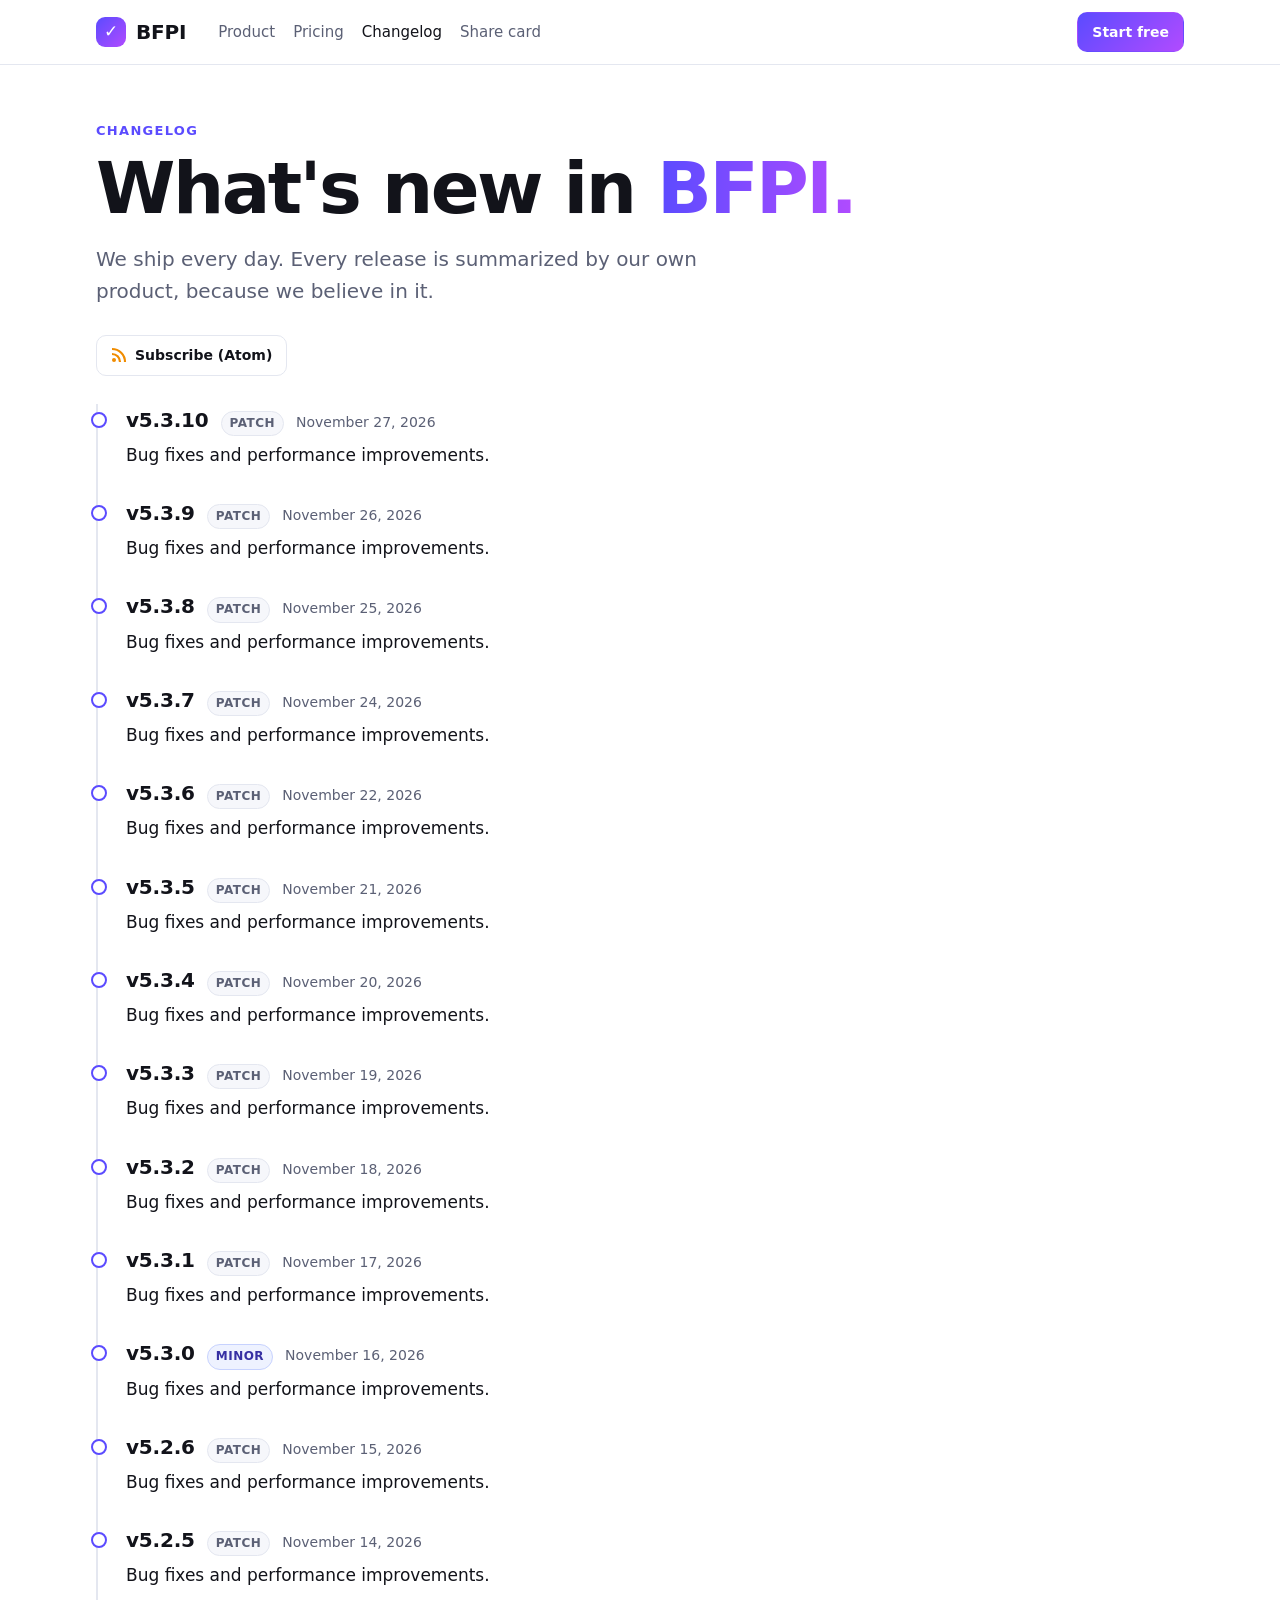
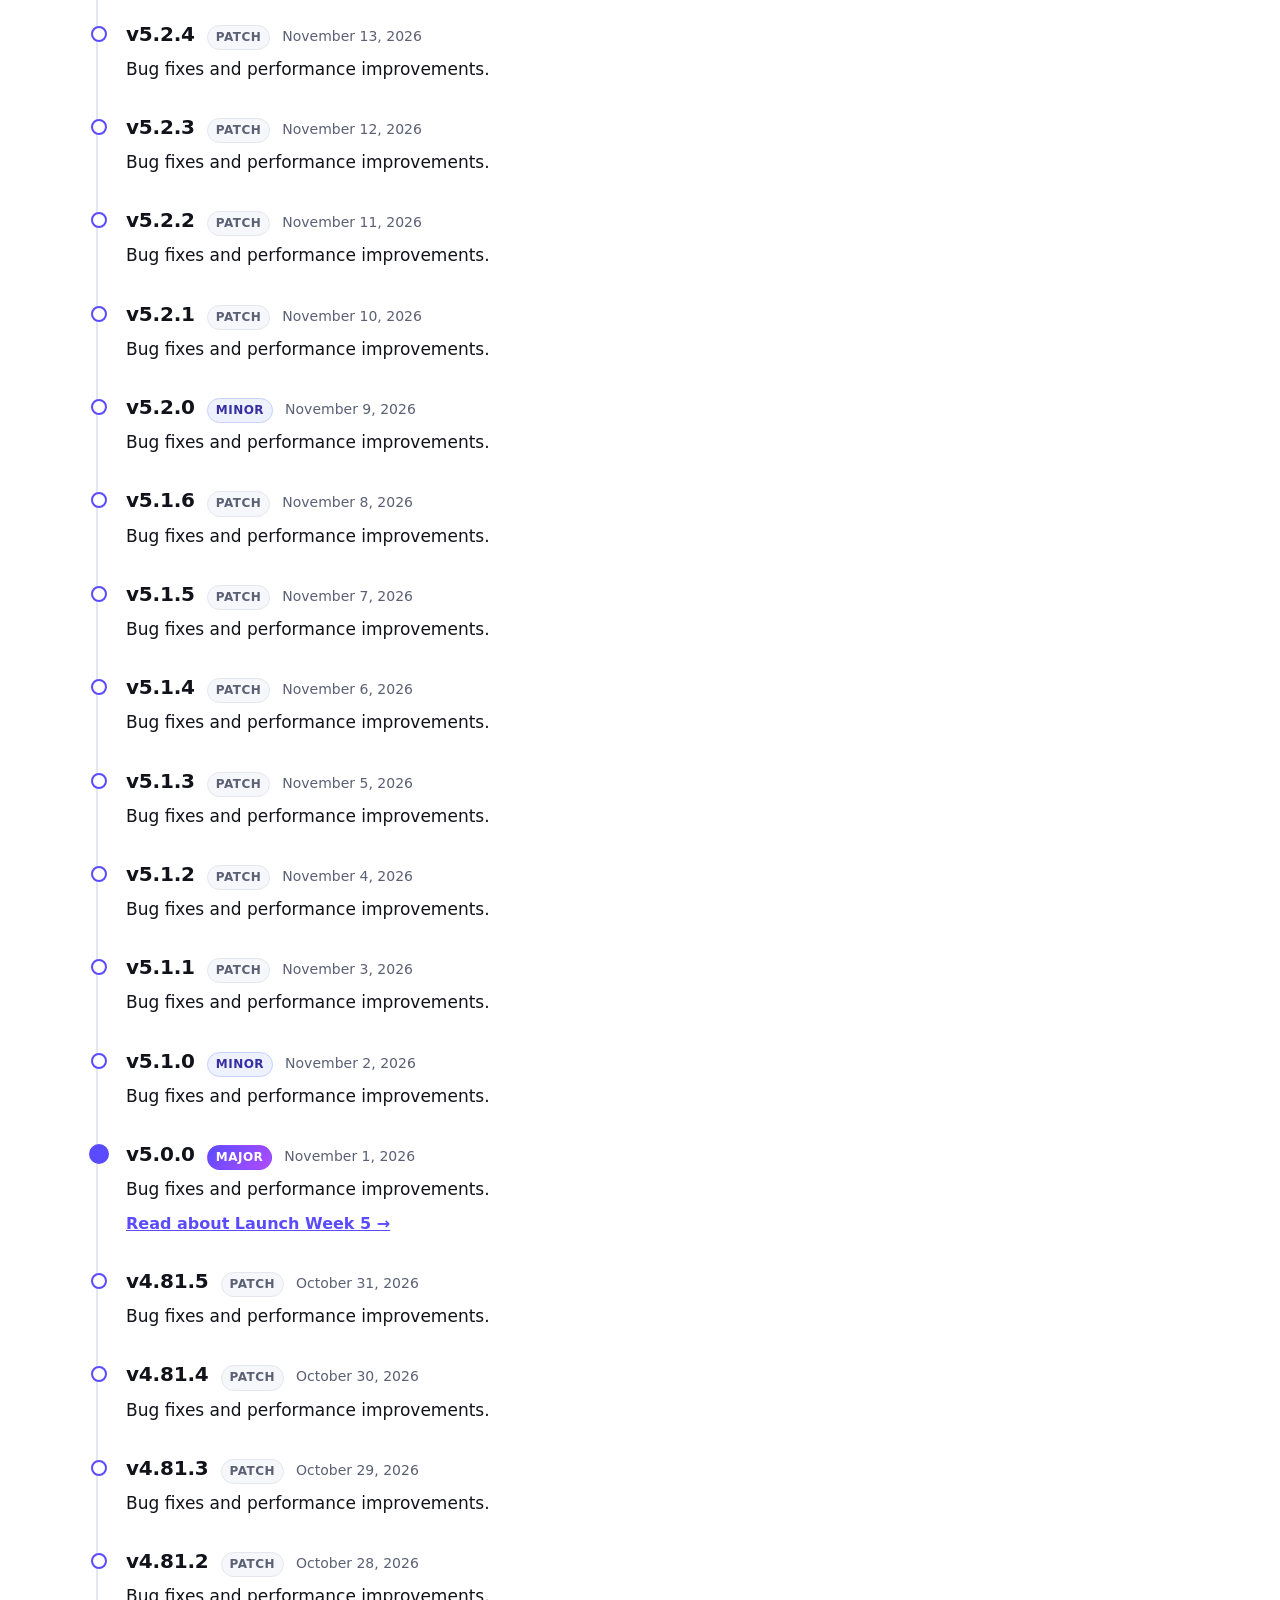
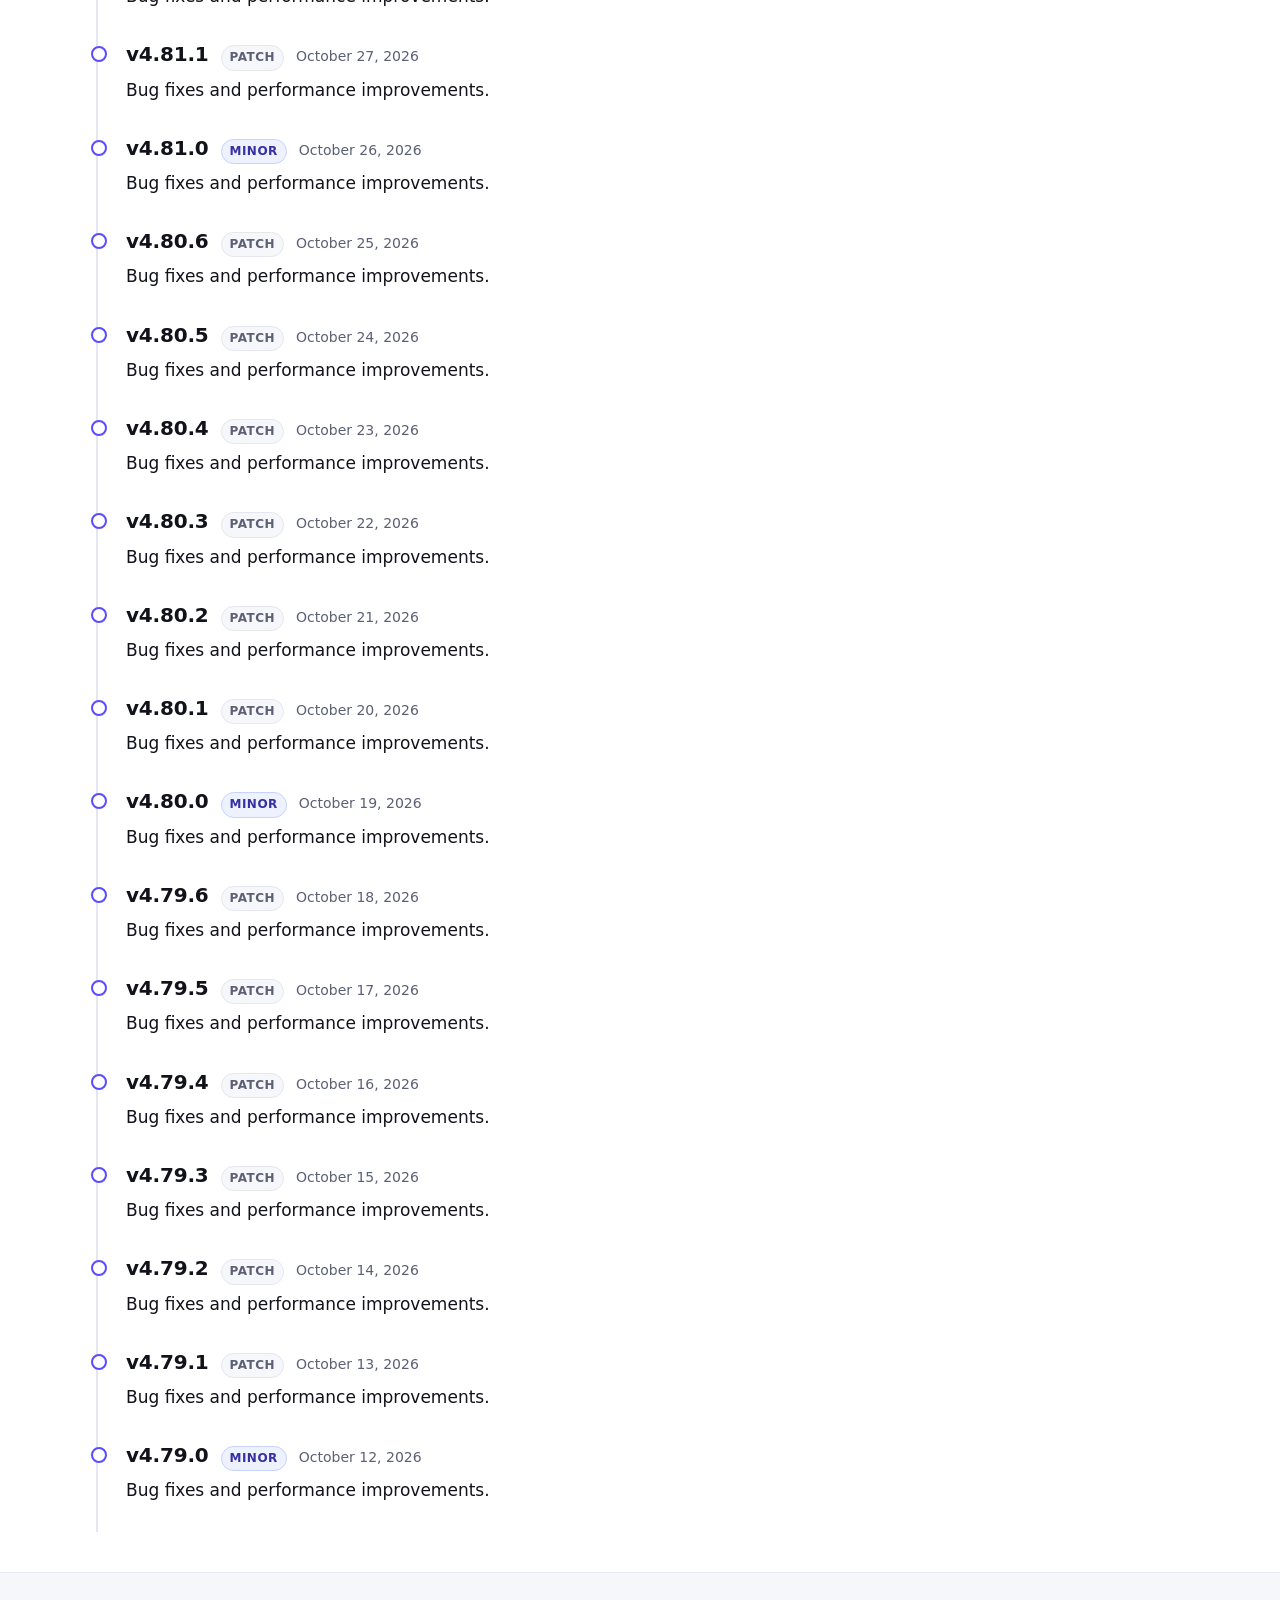
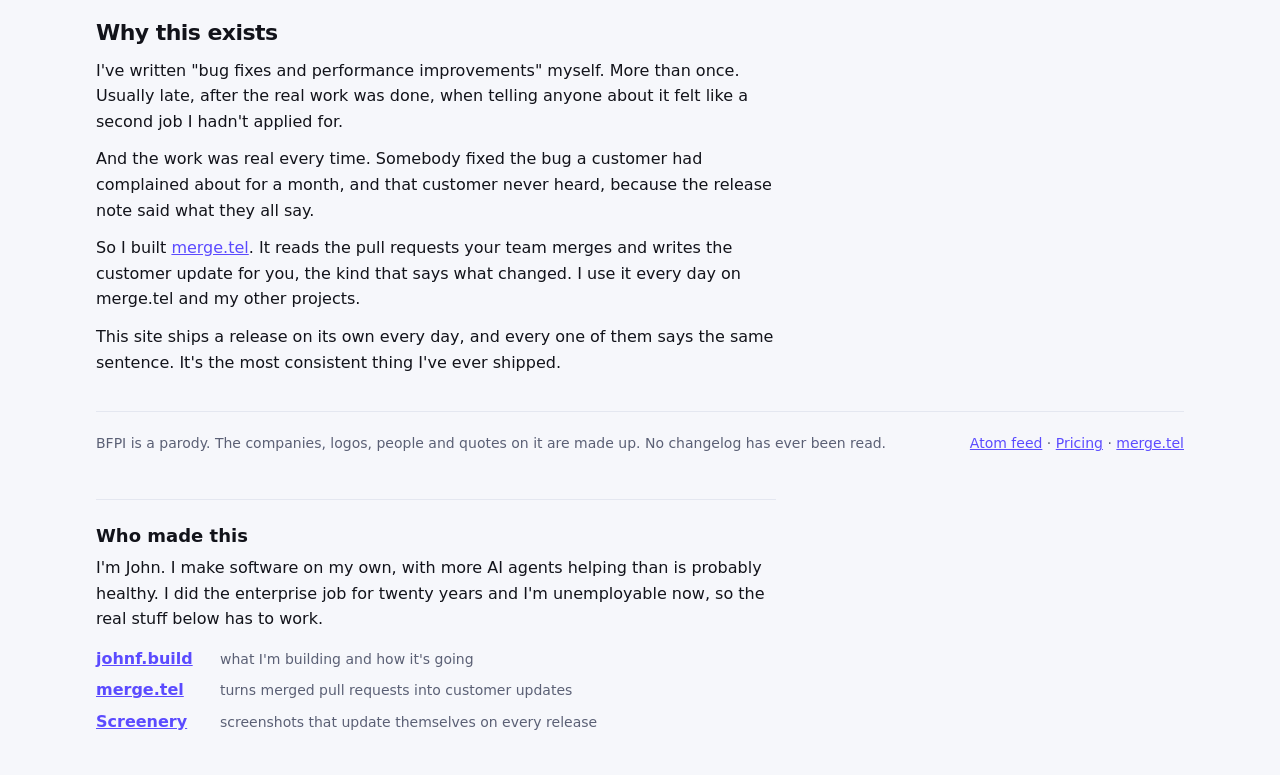
<file: changelog/index.html>
<!doctype html>
<html lang="en">
<head>
<meta charset="utf-8">
<meta name="viewport" content="width=device-width, initial-scale=1">
<title>Changelog · BFPI</title>
<meta name="description" content="Every BFPI release, summarized by BFPI. Bug fixes and performance improvements, daily, forever. A parody.">
<link rel="alternate" type="application/atom+xml" title="BFPI changelog" href="../changelog.xml">
<link rel="stylesheet" href="../assets/site.css">
<style>
  .top { padding: 56px 0 28px; }
  .feed { display: inline-flex; align-items: center; gap: 8px; }
  .feed svg { width: 16px; height: 16px; }
  ol.log { margin: 0; padding: 0; list-style: none; border-left: 2px solid var(--line); }
  ol.log li { position: relative; padding: 0 0 28px 28px; }
  ol.log li::before { content: ''; position: absolute; left: -7px; top: 8px; width: 12px; height: 12px; border-radius: 50%; background: #fff; border: 2px solid var(--brand); }
  ol.log li.major::before { background: var(--brand); width: 16px; height: 16px; left: -9px; top: 6px; }
  .head { display: flex; flex-wrap: wrap; align-items: baseline; gap: 6px 12px; }
  .head a.v { font-size: 20px; font-weight: 800; color: var(--text); text-decoration: none; letter-spacing: -.01em; }
  .tag { padding: 2px 8px; border-radius: 999px; font-size: 12px; font-weight: 700; letter-spacing: .04em; text-transform: uppercase; background: var(--soft); border: 1px solid var(--line); color: var(--muted); }
  .tag.minor { background: #eef2ff; border-color: #c7d2fe; color: #3730a3; }
  .tag.major { background: linear-gradient(135deg, var(--brand), var(--brand-2)); border-color: transparent; color: #fff; }
  time { color: var(--muted); font-size: 14px; }
  ol.log p { margin: 6px 0 0; font-size: 17px; }
  .lw { display: inline-block; margin-top: 8px; font-weight: 600; }
  .err { padding: 16px; border: 1px solid #f5c2c7; border-radius: 12px; background: #fff5f5; color: #842029; }
  @media (max-width: 860px) { .top { padding-top: 36px; } }
</style>
</head>
<body>
<header id="nav"></header>

<main class="wrap">
  <section class="top">
    <p class="kicker">Changelog</p>
    <h1>What's new in <span class="grad">BFPI.</span></h1>
    <p class="lede">We ship every day. Every release is summarized by our own product, because we believe in it.</p>
    <a class="btn btn-sm feed" href="../changelog.xml"><svg viewBox="0 0 16 16" aria-hidden="true"><circle cx="3" cy="13" r="2" fill="#f08c00"/><path d="M1 7a8 8 0 0 1 8 8M1 2a13 13 0 0 1 13 13" fill="none" stroke="#f08c00" stroke-width="2.2"/></svg>Subscribe (Atom)</a>
  </section>

  <section style="margin-bottom:24px">
    <ol class="log" id="log" aria-live="polite"><li>Loading releases…</li></ol>
    <noscript><p>The list needs JavaScript. The <a href="../changelog.xml">Atom feed</a> doesn't, and it says the same thing.</p></noscript>
  </section>
</main>

<footer id="foot"></footer>

<script src="../assets/site.js"></script>
<script>
(() => {
  const list = document.getElementById('log');
  const esc = (s) => String(s).replace(/[&<>"]/g, (c) => ({ '&': '&amp;', '<': '&lt;', '>': '&gt;', '"': '&quot;' }[c]));
  const day = (iso) => new Date(iso + 'T12:00:00Z').toLocaleDateString('en-US', { year: 'numeric', month: 'long', day: 'numeric', timeZone: 'UTC' });

  fetch('../data/changelog.json', { cache: 'no-cache' })
    .then((r) => (r.ok ? r.json() : Promise.reject(new Error(`HTTP ${r.status}`))))
    .then((d) => {
      list.innerHTML = d.entries.slice().reverse().map((e) => `
        <li class="${esc(e.kind)}" id="v${esc(e.version)}">
          <div class="head">
            <a class="v" href="#v${esc(e.version)}">v${esc(e.version)}</a>
            <span class="tag ${esc(e.kind)}">${esc(e.kind)}</span>
            <time datetime="${esc(e.date)}">${day(e.date)}</time>
          </div>
          <p>${esc(e.notes)}</p>
          ${e.launchWeek ? `<a class="lw" href="../${esc(e.launchWeek)}">Read about Launch Week ${esc(e.version.split('.')[0])} →</a>` : ''}
        </li>`).join('');
      if (location.hash) document.getElementById(location.hash.slice(1))?.scrollIntoView();
    })
    .catch((err) => {
      list.innerHTML = `<li class="err">Couldn't load the changelog (${esc(err.message)}). It said "Bug fixes and performance improvements." anyway.</li>`;
    });
})();
</script>
</body>
</html>
</file>
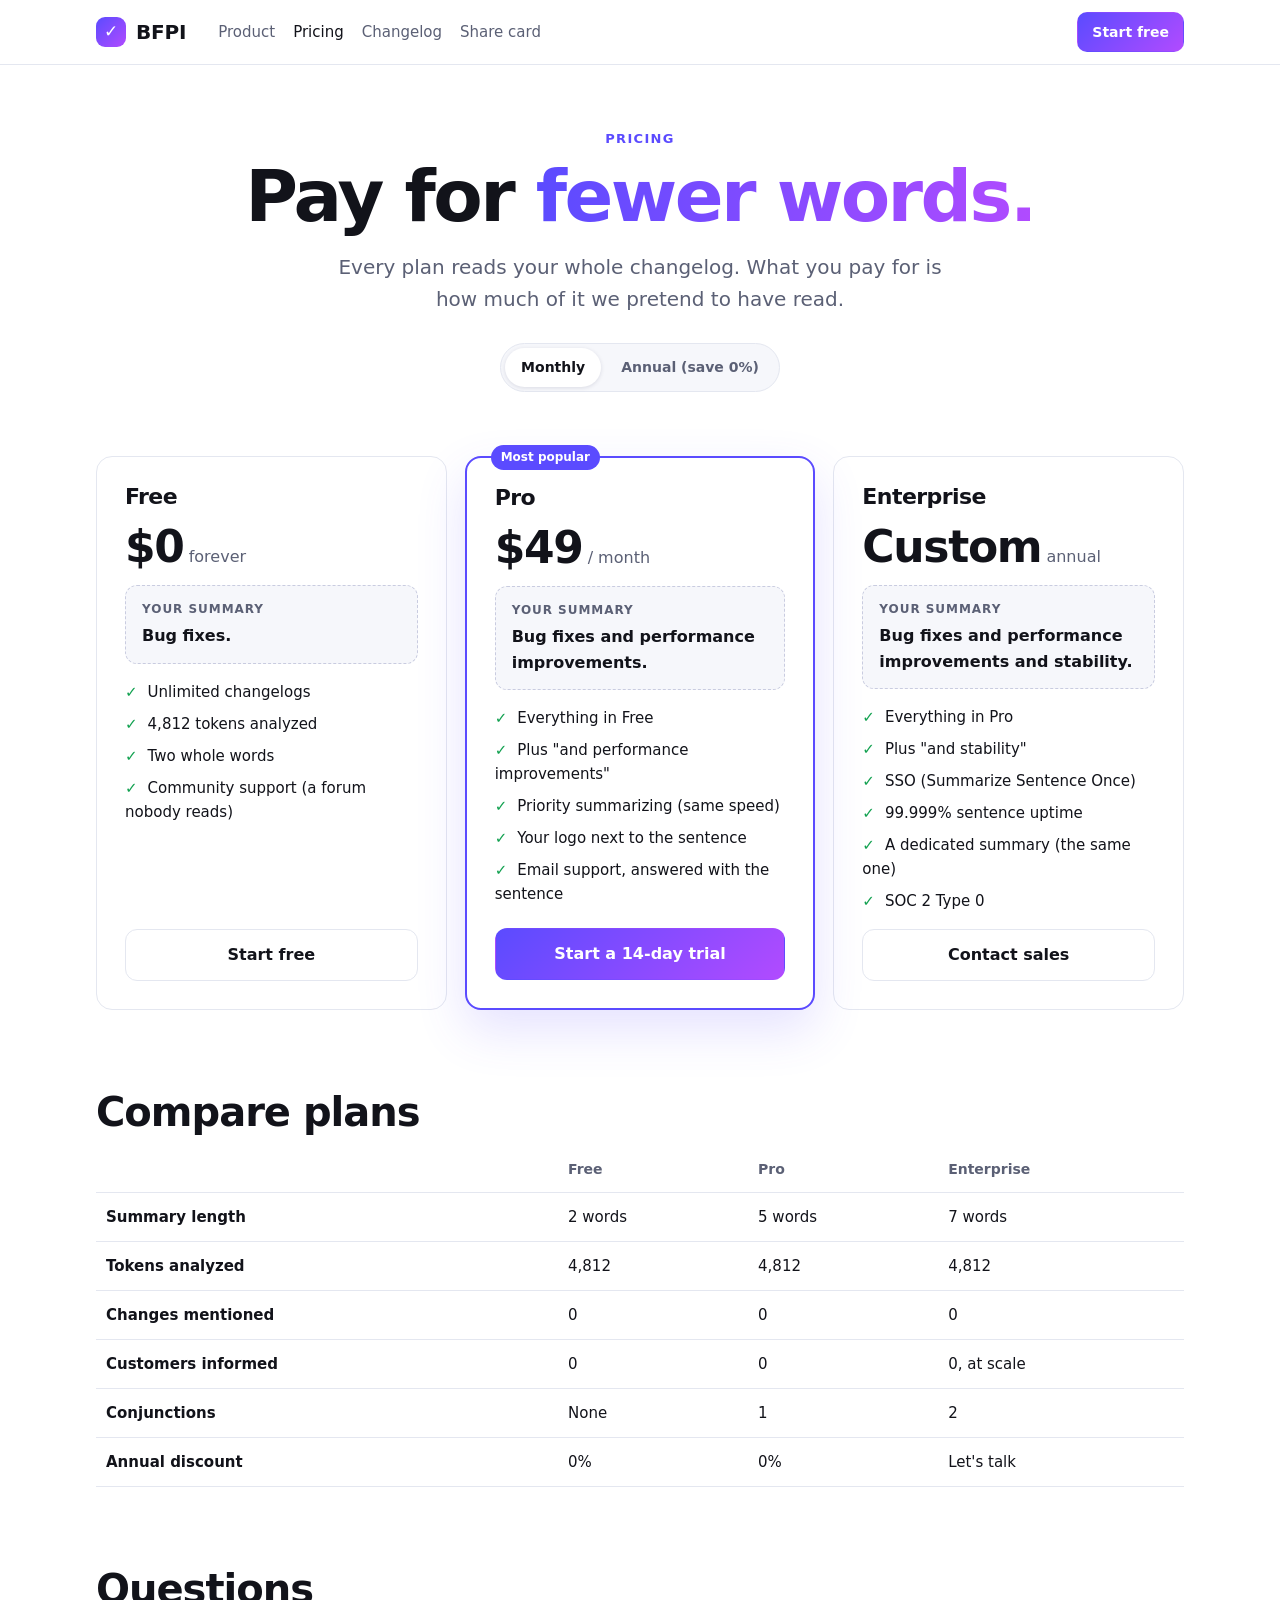
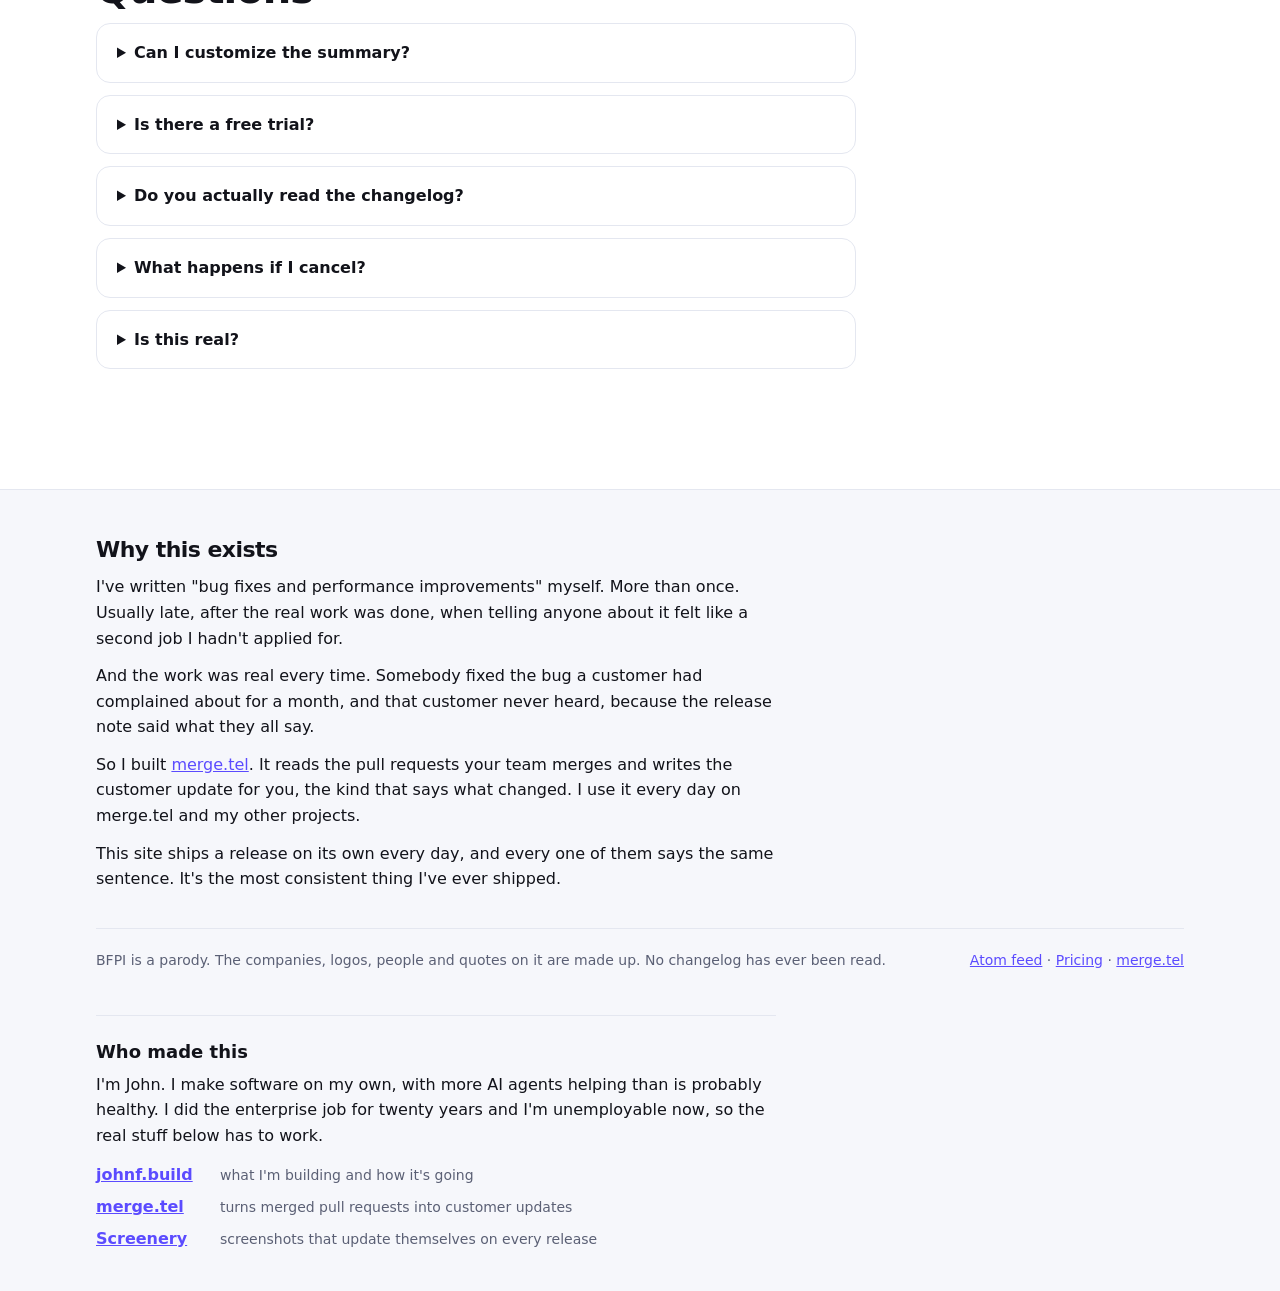
<file: pricing/index.html>
<!doctype html>
<html lang="en">
<head>
<meta charset="utf-8">
<meta name="viewport" content="width=device-width, initial-scale=1">
<title>Pricing · BFPI</title>
<meta name="description" content="Free gets bug fixes. Pro gets bug fixes and performance improvements. Enterprise adds stability. A parody.">
<link rel="alternate" type="application/atom+xml" title="BFPI changelog" href="../changelog.xml">
<link rel="stylesheet" href="../assets/site.css">
<style>
  .top { padding: 64px 0 28px; }
  .toggle { display: inline-flex; gap: 4px; padding: 4px; margin-bottom: 36px; border: 1px solid var(--line); border-radius: 999px; background: var(--soft); }
  .toggle button { padding: 8px 16px; border: 0; border-radius: 999px; background: transparent; font: inherit; font-size: 14px; font-weight: 600; color: var(--muted); cursor: pointer; }
  .toggle button[aria-pressed="true"] { background: #fff; color: var(--text); box-shadow: 0 1px 4px rgba(20,20,60,.12); }
  .tiers { display: grid; grid-template-columns: repeat(3, 1fr); gap: 18px; align-items: stretch; }
  .tier { display: flex; flex-direction: column; gap: 16px; padding: 28px; }
  .tier.pop { border: 2px solid var(--brand); box-shadow: 0 20px 50px rgba(91,75,255,.16); position: relative; }
  .tier.pop::before { content: 'Most popular'; position: absolute; top: -13px; left: 24px; padding: 3px 10px; border-radius: 999px; background: var(--brand); color: #fff; font-size: 12px; font-weight: 700; }
  .tier h2 { margin: 0; font-size: 22px; }
  .price { font-size: 44px; font-weight: 800; letter-spacing: -.03em; line-height: 1; }
  .price small { font-size: 16px; font-weight: 500; color: var(--muted); letter-spacing: 0; }
  .out { margin: 0; padding: 14px 16px; border-radius: 12px; background: var(--soft); border: 1px dashed #c9cce0; font-weight: 700; }
  .out span { display: block; margin-bottom: 4px; color: var(--muted); font-size: 12px; font-weight: 700; letter-spacing: .08em; text-transform: uppercase; }
  .tier ul { margin: 0; padding: 0; list-style: none; display: grid; gap: 8px; font-size: 15px; }
  .tier li::before { content: '✓'; margin-right: 10px; color: var(--ok); font-weight: 800; }
  .tier .btn { margin-top: auto; width: 100%; }

  table { width: 100%; border-collapse: collapse; font-size: 15px; }
  th, td { padding: 12px 10px; border-bottom: 1px solid var(--line); text-align: left; vertical-align: top; }
  thead th { font-size: 14px; color: var(--muted); }
  tbody th { font-weight: 600; }

  .faq { display: grid; gap: 12px; max-width: 760px; }
  details { padding: 16px 20px; border: 1px solid var(--line); border-radius: 14px; background: #fff; }
  summary { cursor: pointer; font-weight: 700; }
  details p { margin: 10px 0 0; color: var(--muted); }

  .sales { padding: 28px; }
  .sales-head { display: flex; align-items: center; gap: 12px; margin-bottom: 18px; }
  .sales-head .av { display: grid; place-items: center; width: 44px; height: 44px; border-radius: 50%; background: linear-gradient(135deg, var(--brand), var(--brand-2)); color: #fff; font-weight: 800; }
  .sales-head b { display: block; }
  .sales-head span { color: var(--muted); font-size: 14px; }
  .bubble { margin: 0 0 22px; padding: 16px 18px; border-radius: 16px 16px 16px 4px; background: var(--soft); border: 1px solid var(--line); font-size: 20px; font-weight: 700; min-height: 64px; }
  .typing i { display: inline-block; width: 8px; height: 8px; margin-right: 5px; border-radius: 50%; background: #a2a6bb; animation: blink 1s infinite; }
  .typing i:nth-child(2) { animation-delay: .15s; }
  .typing i:nth-child(3) { animation-delay: .3s; }
  @keyframes blink { 50% { opacity: .25; } }
  .sales .row { display: flex; gap: 10px; justify-content: flex-end; }

  @media (max-width: 860px) {
    .tiers { grid-template-columns: 1fr; }
    .top { padding-top: 40px; }
    table { font-size: 13px; }
    th, td { padding: 10px 6px; }
  }
</style>
</head>
<body>
<header id="nav"></header>

<main class="wrap">
  <section class="top center">
    <p class="kicker">Pricing</p>
    <h1>Pay for <span class="grad">fewer words.</span></h1>
    <p class="lede">Every plan reads your whole changelog. What you pay for is how much of it we pretend to have read.</p>
    <div class="toggle" role="group" aria-label="Billing period">
      <button type="button" aria-pressed="true" data-period="mo">Monthly</button>
      <button type="button" aria-pressed="false" data-period="yr">Annual (save 0%)</button>
    </div>
  </section>

  <section class="tiers">
    <article class="card tier">
      <h2>Free</h2>
      <div class="price">$0<small> forever</small></div>
      <p class="out"><span>Your summary</span>Bug fixes.</p>
      <ul>
        <li>Unlimited changelogs</li>
        <li>4,812 tokens analyzed</li>
        <li>Two whole words</li>
        <li>Community support (a forum nobody reads)</li>
      </ul>
      <a class="btn" href="../#try">Start free</a>
    </article>

    <article class="card tier pop">
      <h2>Pro</h2>
      <div class="price" data-mo="$49" data-yr="$588"><span>$49</span><small data-mo=" / month" data-yr=" / year"> / month</small></div>
      <p class="out"><span>Your summary</span>Bug fixes and performance improvements.</p>
      <ul>
        <li>Everything in Free</li>
        <li>Plus "and performance improvements"</li>
        <li>Priority summarizing (same speed)</li>
        <li>Your logo next to the sentence</li>
        <li>Email support, answered with the sentence</li>
      </ul>
      <a class="btn btn-primary" href="../#try">Start a 14-day trial</a>
    </article>

    <article class="card tier">
      <h2>Enterprise</h2>
      <div class="price">Custom<small> annual</small></div>
      <p class="out"><span>Your summary</span>Bug fixes and performance improvements and stability.</p>
      <ul>
        <li>Everything in Pro</li>
        <li>Plus "and stability"</li>
        <li>SSO (Summarize Sentence Once)</li>
        <li>99.999% sentence uptime</li>
        <li>A dedicated summary (the same one)</li>
        <li>SOC 2 Type 0</li>
      </ul>
      <button class="btn" type="button" id="sales">Contact sales</button>
    </article>
  </section>

  <section class="block">
    <h2>Compare plans</h2>
    <table>
      <thead><tr><th scope="col"><span class="sr">Feature</span></th><th scope="col">Free</th><th scope="col">Pro</th><th scope="col">Enterprise</th></tr></thead>
      <tbody>
        <tr><th scope="row">Summary length</th><td>2 words</td><td>5 words</td><td>7 words</td></tr>
        <tr><th scope="row">Tokens analyzed</th><td>4,812</td><td>4,812</td><td>4,812</td></tr>
        <tr><th scope="row">Changes mentioned</th><td>0</td><td>0</td><td>0</td></tr>
        <tr><th scope="row">Customers informed</th><td>0</td><td>0</td><td>0, at scale</td></tr>
        <tr><th scope="row">Conjunctions</th><td>None</td><td>1</td><td>2</td></tr>
        <tr><th scope="row">Annual discount</th><td>0%</td><td>0%</td><td>Let's talk</td></tr>
      </tbody>
    </table>
  </section>

  <section class="block" style="padding-top:0">
    <h2>Questions</h2>
    <div class="faq">
      <details><summary>Can I customize the summary?</summary><p>Enterprise customers can request a custom summary. It's "Bug fixes and performance improvements and stability."</p></details>
      <details><summary>Is there a free trial?</summary><p>Free is the trial. It's also the product, minus three words.</p></details>
      <details><summary>Do you actually read the changelog?</summary><p>We analyze 4,812 tokens of it. Which 4,812 is proprietary, and also none of them.</p></details>
      <details><summary>What happens if I cancel?</summary><p>You go back to writing "bug fixes and performance improvements" yourself, by hand, like an animal.</p></details>
      <details><summary>Is this real?</summary><p>No. BFPI is a parody. Nobody is billed, nothing is saved, and the Contact sales button only knows one sentence.</p></details>
    </div>
  </section>
</main>

<dialog id="modal" aria-labelledby="sales-title">
  <div class="sales">
    <div class="sales-head">
      <span class="av" aria-hidden="true">AE</span>
      <span><b id="sales-title">Your account executive</b><span>Usually replies instantly</span></span>
    </div>
    <p class="bubble" id="bubble" aria-live="polite"></p>
    <div class="row">
      <button class="btn" type="button" id="more">Ask for details</button>
      <button class="btn btn-primary" type="button" id="close">Sounds good</button>
    </div>
  </div>
</dialog>

<footer id="foot"></footer>

<script src="../assets/site.js"></script>
<script>
(() => {
  const ENTERPRISE = 'Bug fixes and performance improvements and stability.';
  const modal = document.getElementById('modal');
  const bubble = document.getElementById('bubble');
  let wait = null;

  function reply() {
    clearTimeout(wait);
    bubble.innerHTML = '<span class="typing" aria-label="Sales is typing"><i></i><i></i><i></i></span>';
    wait = setTimeout(() => { bubble.textContent = ENTERPRISE; }, 1300);
  }

  document.getElementById('sales').addEventListener('click', () => { modal.showModal(); reply(); });
  document.getElementById('more').addEventListener('click', reply);
  document.getElementById('close').addEventListener('click', () => modal.close());
  modal.addEventListener('click', (e) => { if (e.target === modal) modal.close(); });
  modal.addEventListener('close', () => clearTimeout(wait));

  // The toggle changes the label. The total stays the same, which is the discount.
  const buttons = document.querySelectorAll('.toggle button');
  buttons.forEach((b) => b.addEventListener('click', () => {
    buttons.forEach((x) => x.setAttribute('aria-pressed', String(x === b)));
    const k = b.dataset.period;
    document.querySelectorAll('[data-mo]').forEach((el) => {
      const target = el.tagName === 'SMALL' ? el : el.querySelector('span');
      target.textContent = el.dataset[k];
    });
  }));
})();
</script>
</body>
</html>
</file>
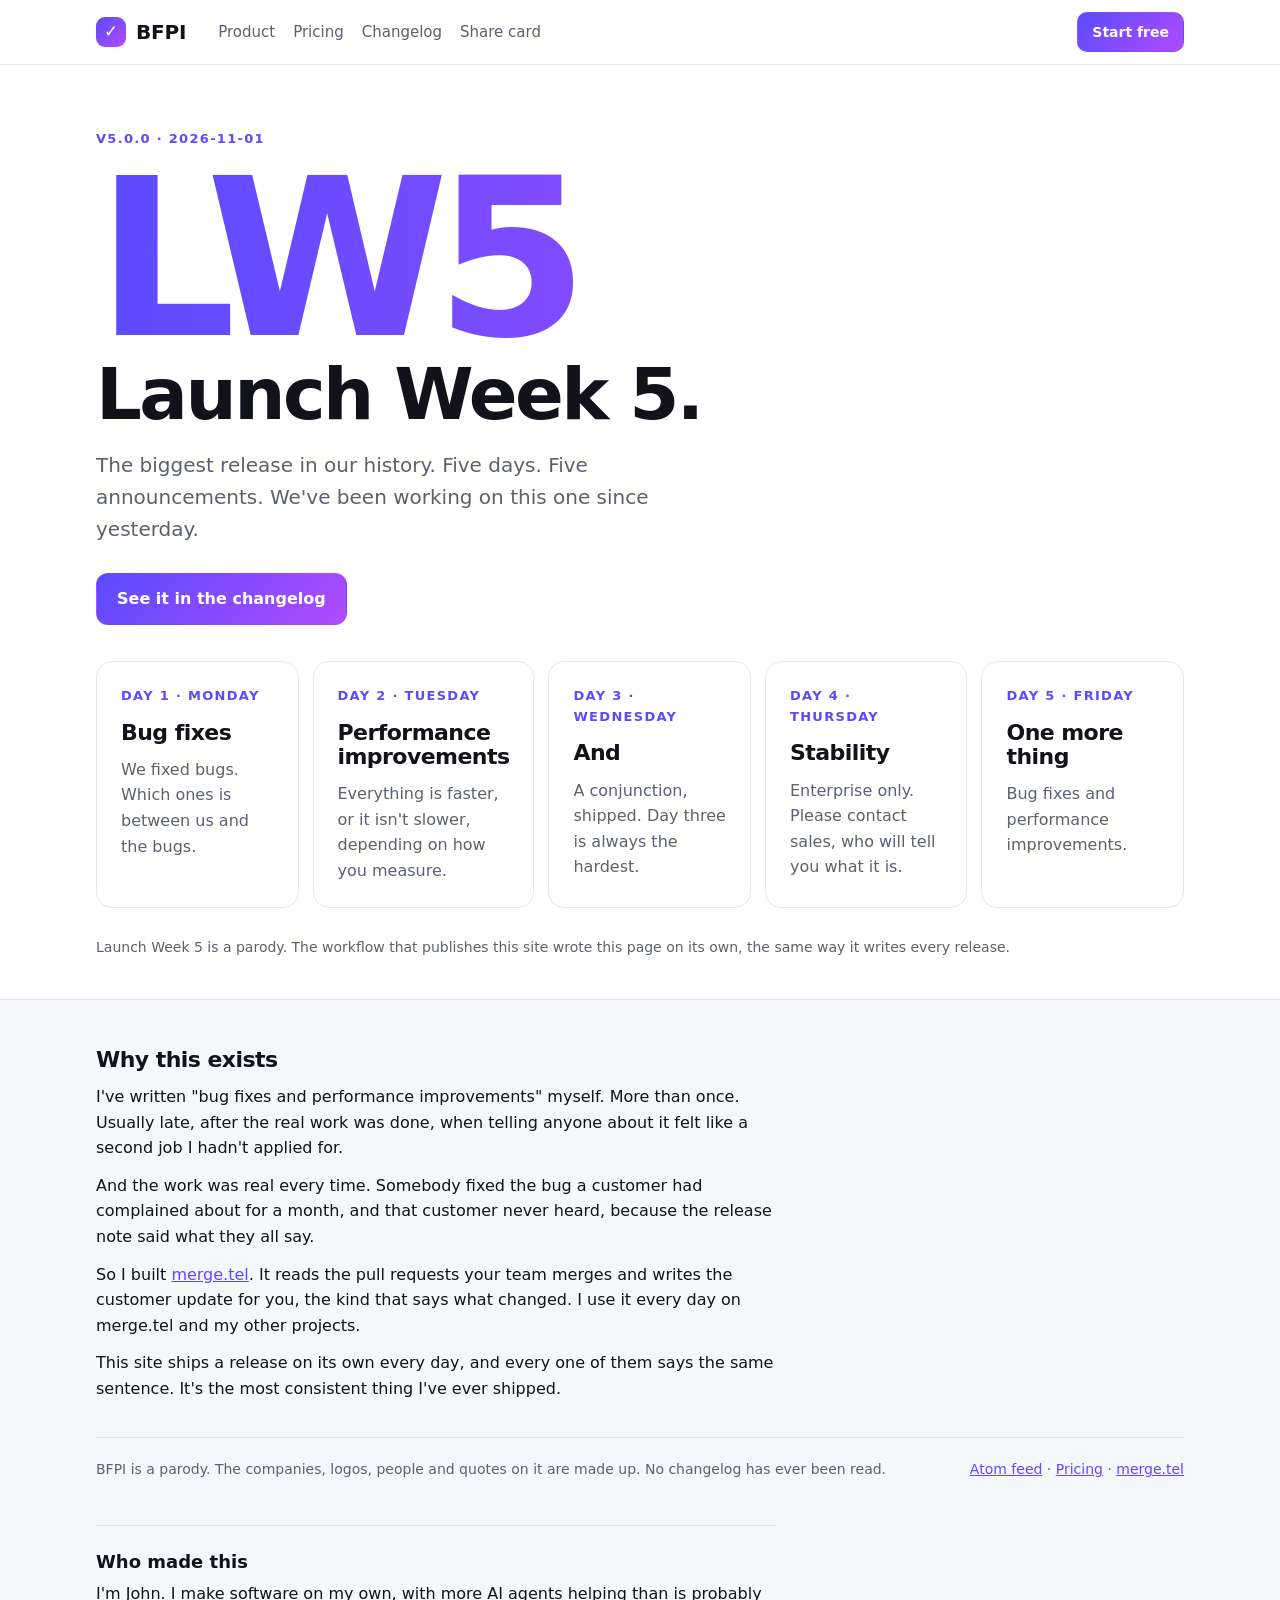
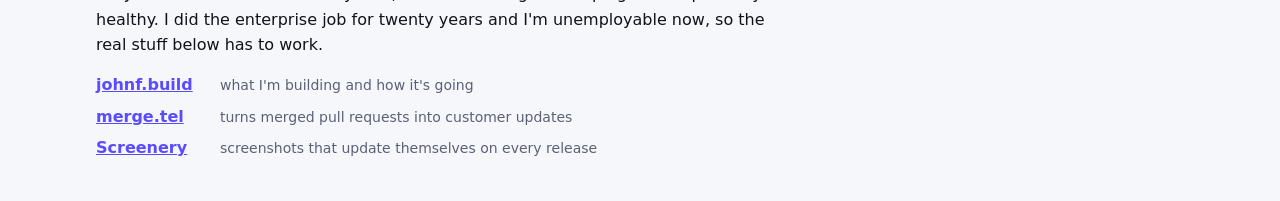
<file: launch-week/v5/index.html>
<!doctype html>
<html lang="en">
<head>
<meta charset="utf-8">
<meta name="viewport" content="width=device-width, initial-scale=1">
<title>Launch Week 5 · BFPI</title>
<meta name="description" content="Launch Week 5: five days, five announcements, one sentence. BFPI v5.0.0. A parody.">
<link rel="alternate" type="application/atom+xml" title="BFPI changelog" href="../../changelog.xml">
<link rel="stylesheet" href="../../assets/site.css">
<style>
  .lw-hero { padding: 64px 0 36px; }
  .lw-num { font-size: clamp(90px, 22vw, 220px); font-weight: 900; line-height: .9; letter-spacing: -.06em; }
  .days { display: grid; grid-template-columns: repeat(5, 1fr); gap: 14px; }
  .day h2 { font-size: 22px; }
  .day p { margin: 0; }
  .day .kicker { margin-bottom: 14px; }
  @media (max-width: 960px) { .days { grid-template-columns: 1fr; } }
</style>
</head>
<body>
<header id="nav"></header>
<main class="wrap">
  <section class="lw-hero">
    <p class="kicker">v5.0.0 · 2026-11-01</p>
    <div class="lw-num grad">LW5</div>
    <h1>Launch Week 5.</h1>
    <p class="lede">The biggest release in our history. Five days. Five announcements. We've been working on this one since yesterday.</p>
    <a class="btn btn-primary" href="../../changelog/#v5.0.0">See it in the changelog</a>
  </section>
  <section class="days" aria-label="This week's announcements">
        <article class="card day">
          <p class="kicker">Day 1 · Monday</p>
          <h2>Bug fixes</h2>
          <p class="muted">We fixed bugs. Which ones is between us and the bugs.</p>
        </article>
        <article class="card day">
          <p class="kicker">Day 2 · Tuesday</p>
          <h2>Performance improvements</h2>
          <p class="muted">Everything is faster, or it isn&apos;t slower, depending on how you measure.</p>
        </article>
        <article class="card day">
          <p class="kicker">Day 3 · Wednesday</p>
          <h2>And</h2>
          <p class="muted">A conjunction, shipped. Day three is always the hardest.</p>
        </article>
        <article class="card day">
          <p class="kicker">Day 4 · Thursday</p>
          <h2>Stability</h2>
          <p class="muted">Enterprise only. Please contact sales, who will tell you what it is.</p>
        </article>
        <article class="card day">
          <p class="kicker">Day 5 · Friday</p>
          <h2>One more thing</h2>
          <p class="muted">Bug fixes and performance improvements.</p>
        </article>
  </section>
  <p class="fine" style="margin:28px 0 12px">Launch Week 5 is a parody. The workflow that publishes this site wrote this page on its own, the same way it writes every release.</p>
</main>
<footer id="foot"></footer>
<script src="../../assets/site.js"></script>
</body>
</html>
</file>
<file: assets/site.css>
:root {
  --bg: #ffffff;
  --soft: #f6f7fb;
  --line: #e4e7f0;
  --text: #12131a;
  --muted: #5b6075;
  --brand: #5b4bff;
  --brand-2: #b14bff;
  --brand-ink: #ffffff;
  --ok: #12a150;
  --warn: #f5c518;
  --red: #e5383b;
  --radius: 16px;
  color-scheme: light;
}
* { box-sizing: border-box; }
html { scroll-behavior: smooth; }
body {
  margin: 0;
  background: var(--bg);
  color: var(--text);
  font: 16px/1.6 ui-sans-serif, system-ui, -apple-system, "Segoe UI", Roboto, sans-serif;
}
img, svg, canvas { max-width: 100%; }
a { color: var(--brand); }
.wrap { max-width: 1120px; margin: 0 auto; padding: 0 16px; }
.sr { position: absolute; width: 1px; height: 1px; overflow: hidden; clip: rect(0 0 0 0); white-space: nowrap; }

/* Nav */
#nav { position: sticky; top: 0; z-index: 10; background: rgba(255,255,255,.86); backdrop-filter: blur(10px); border-bottom: 1px solid var(--line); }
.navbar { display: flex; align-items: center; gap: 20px; height: 64px; }
.brand { display: inline-flex; align-items: center; gap: 10px; font-weight: 800; font-size: 20px; color: var(--text); text-decoration: none; letter-spacing: -.01em; }
.mark { display: grid; place-items: center; width: 30px; height: 30px; border-radius: 9px; color: #fff; font-size: 17px; background: linear-gradient(135deg, var(--brand), var(--brand-2)); }
#nav nav { display: flex; gap: 18px; margin-left: 12px; }
#nav nav a { color: var(--muted); text-decoration: none; font-weight: 500; font-size: 15px; }
#nav nav a:hover, #nav nav a[aria-current] { color: var(--text); }
#nav .btn { margin-left: auto; }

/* Buttons */
.btn { display: inline-flex; align-items: center; justify-content: center; gap: 8px; padding: 12px 20px; border-radius: 12px; border: 1px solid var(--line); background: #fff; color: var(--text); font: inherit; font-weight: 600; text-decoration: none; cursor: pointer; transition: transform .08s ease, box-shadow .15s ease; }
.btn:hover { box-shadow: 0 4px 14px rgba(20, 20, 60, .1); }
.btn:active { transform: translateY(1px); }
.btn-primary { background: linear-gradient(135deg, var(--brand), var(--brand-2)); border-color: transparent; color: var(--brand-ink); }
.btn-sm { padding: 8px 14px; font-size: 14px; border-radius: 10px; }
.btn[disabled] { opacity: .6; cursor: progress; }

/* Type */
.eyebrow { display: inline-flex; align-items: center; gap: 8px; margin: 0 0 18px; padding: 5px 12px 5px 6px; border-radius: 999px; background: var(--soft); border: 1px solid var(--line); color: var(--muted); font-size: 14px; font-weight: 500; text-decoration: none; }
.eyebrow b { padding: 2px 8px; border-radius: 999px; background: var(--brand); color: #fff; font-size: 12px; letter-spacing: .04em; }
h1 { margin: 0 0 18px; font-size: clamp(38px, 7vw, 72px); line-height: 1.02; letter-spacing: -.035em; }
.grad { background: linear-gradient(90deg, var(--brand), var(--brand-2)); -webkit-background-clip: text; background-clip: text; color: transparent; }
h2 { margin: 0 0 12px; font-size: clamp(26px, 4vw, 40px); line-height: 1.1; letter-spacing: -.025em; }
h3 { margin: 0 0 6px; font-size: 18px; }
.lede { margin: 0 0 28px; max-width: 640px; color: var(--muted); font-size: clamp(17px, 2.2vw, 20px); }
.center { text-align: center; }
.center .lede { margin-left: auto; margin-right: auto; }
section.block { padding: 80px 0; }
section.block.soft { background: var(--soft); border-top: 1px solid var(--line); border-bottom: 1px solid var(--line); }
.kicker { margin: 0 0 10px; color: var(--brand); font-weight: 700; font-size: 13px; letter-spacing: .1em; text-transform: uppercase; }

/* Cards */
.card { background: #fff; border: 1px solid var(--line); border-radius: var(--radius); padding: 24px; }
.grid { display: grid; gap: 18px; }
.g3 { grid-template-columns: repeat(3, 1fr); }
.g2 { grid-template-columns: repeat(2, 1fr); }
.muted { color: var(--muted); }
.fine { color: var(--muted); font-size: 14px; }

/* Footer */
#foot { margin-top: 40px; border-top: 1px solid var(--line); background: var(--soft); }
.john { max-width: 680px; padding: 48px 0 24px; }
.john h2 { font-size: 22px; }
.john p { margin: 0 0 12px; }
.footbar { display: flex; flex-wrap: wrap; justify-content: space-between; gap: 8px 24px; padding: 20px 0 32px; border-top: 1px solid var(--line); color: var(--muted); font-size: 14px; }
.footbar p { margin: 0; }
/* whois:start. The same block is on every mergetel satire site. Colours come from the site's own variables. */
.whois { margin: 12px 0 0; padding: 24px 0 40px; border-top: 1px solid var(--line, rgba(127, 127, 127, .3)); max-width: 680px; }
.whois h2 { margin: 0 0 8px; font-size: 18px; line-height: 1.3; letter-spacing: 0; }
.whois p { margin: 0 0 14px; }
.whois ul { display: grid; gap: 6px; margin: 0; padding: 0; list-style: none; }
.whois li { display: flex; flex-wrap: wrap; align-items: baseline; gap: 0 12px; }
.whois li a { min-width: 7em; font-weight: 600; }
.whois li span { color: var(--muted, inherit); font-size: 14px; }
/* whois:end */

/* Modal */
dialog { width: min(480px, calc(100vw - 32px)); padding: 0; border: 1px solid var(--line); border-radius: 20px; box-shadow: 0 30px 80px rgba(20, 20, 60, .3); }
dialog::backdrop { background: rgba(18, 19, 26, .45); backdrop-filter: blur(3px); }

@media (max-width: 860px) {
  .g3 { grid-template-columns: 1fr; }
  .g2 { grid-template-columns: 1fr; }
  #nav nav { gap: 14px; margin-left: auto; }
  #nav nav a { font-size: 14px; }
  #nav nav a.home, #nav .btn { display: none; }
  section.block { padding: 56px 0; }
}
</file>
